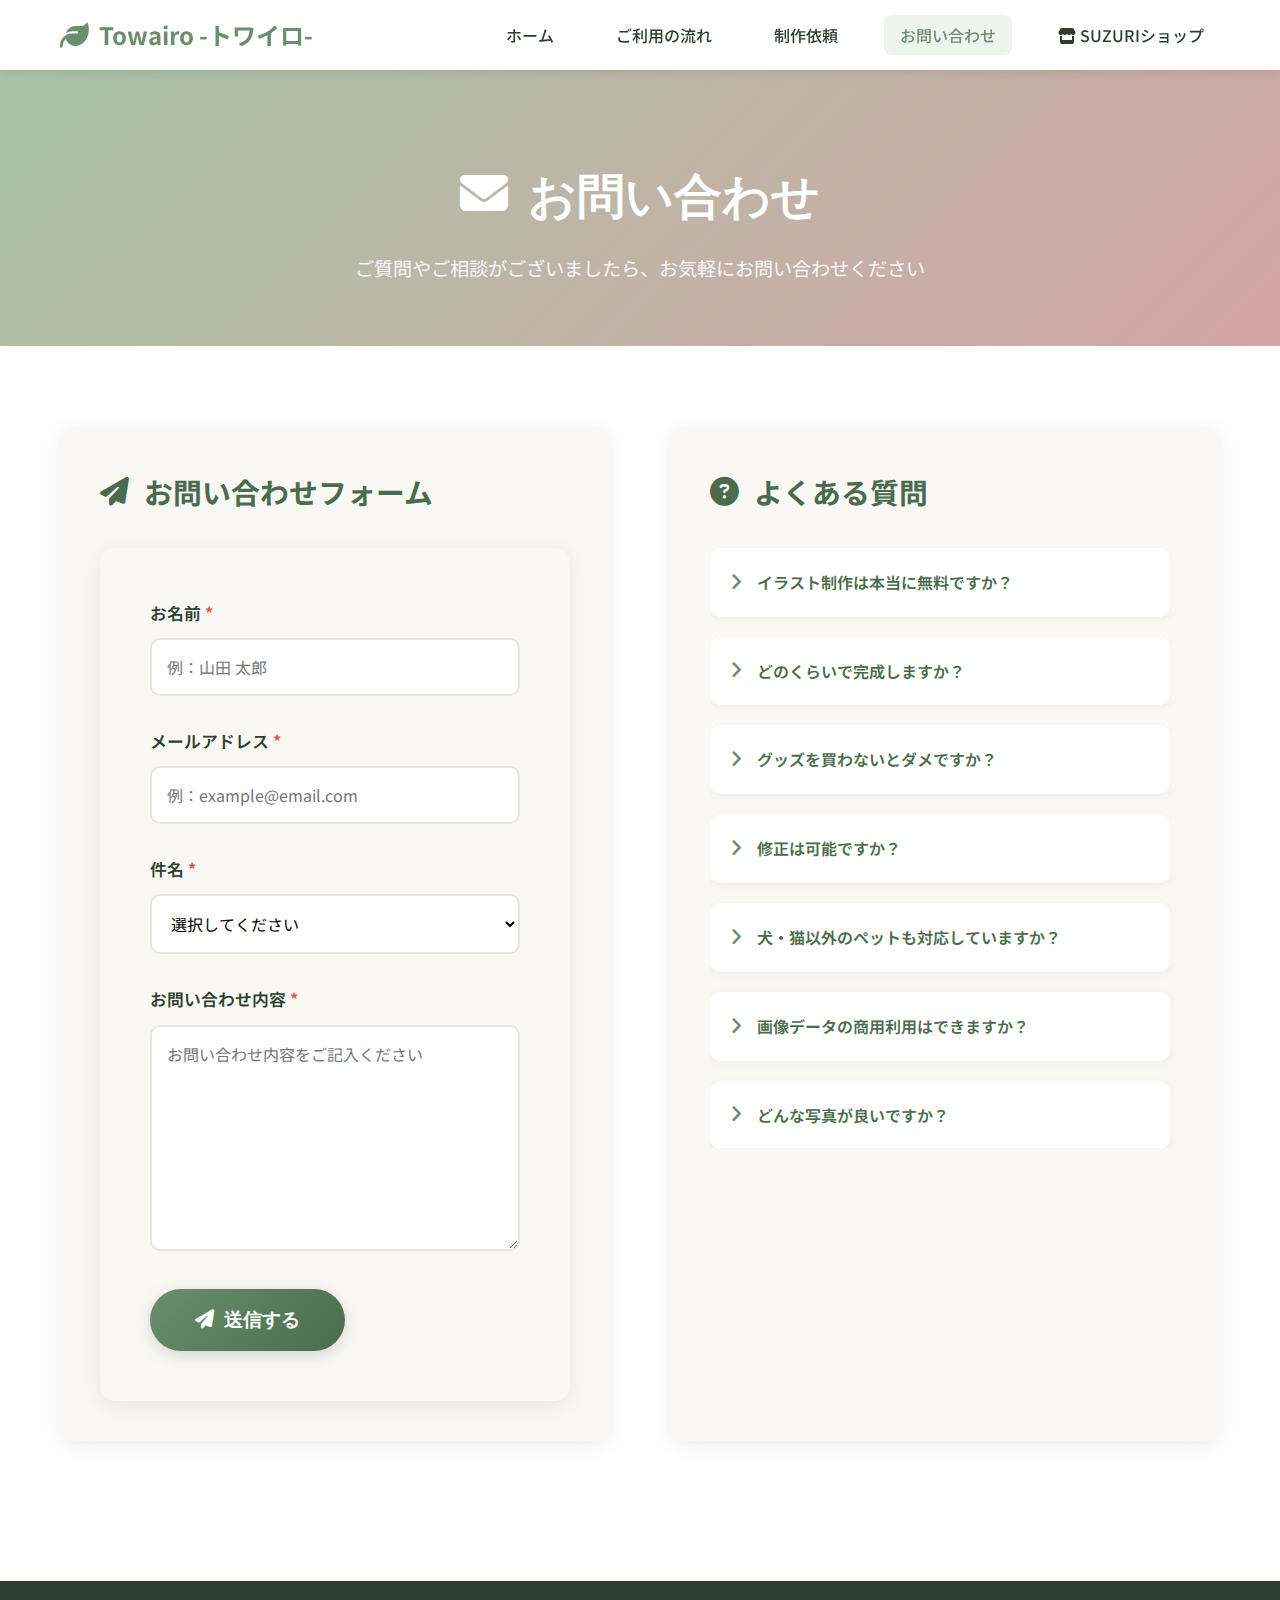
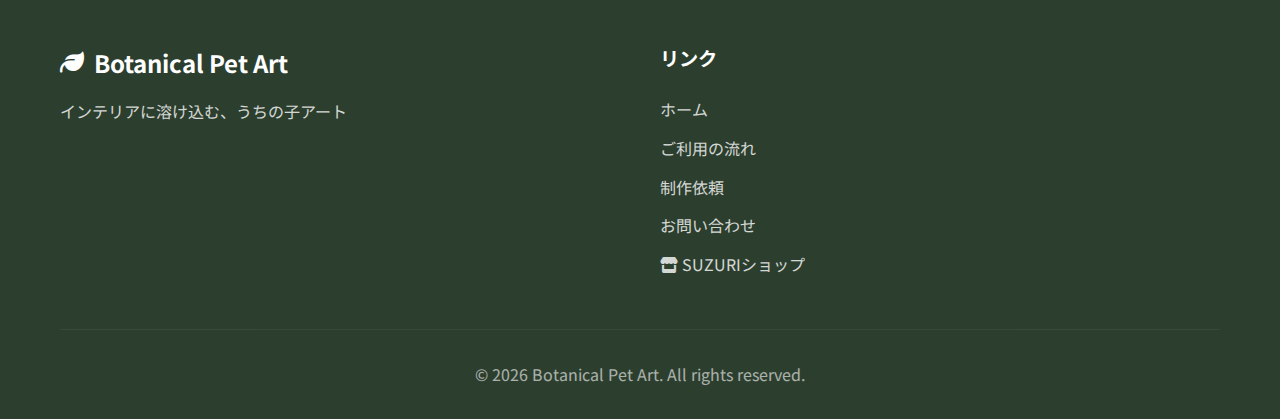
<file: contact.html>
<!DOCTYPE html>
<html lang="ja">
<head>
    <meta charset="UTF-8">
    <meta name="viewport" content="width=device-width, initial-scale=1.0">
    <title>お問い合わせ - Towairo -トワイロ-</title>
    <link rel="stylesheet" href="css/style.css">
    <link rel="preconnect" href="https://fonts.googleapis.com">
    <link rel="preconnect" href="https://fonts.gstatic.com" crossorigin>
    <link href="https://fonts.googleapis.com/css2?family=Noto+Sans+JP:wght@300;400;500;700&family=Playfair+Display:wght@400;600&display=swap" rel="stylesheet">
    <link rel="stylesheet" href="https://cdn.jsdelivr.net/npm/@fortawesome/fontawesome-free@6.4.0/css/all.min.css">
</head>
<body>
    <!-- ヘッダー＆ナビゲーション -->
    <header class="header">
        <nav class="navbar">
            <div class="nav-container">
                <a href="index.html" class="logo">
                    <i class="fas fa-leaf"></i>
                    <span>Towairo -トワイロ-</span>
                </a>
                <button class="menu-toggle" id="menuToggle">
                    <span></span>
                    <span></span>
                    <span></span>
                </button>
                <ul class="nav-menu" id="navMenu">
                    <li><a href="index.html">ホーム</a></li>
                    <li><a href="flow.html">ご利用の流れ</a></li>
                    <li><a href="terms.html">制作依頼</a></li>
                    <li><a href="contact.html" class="active">お問い合わせ</a></li>
                    <li><a href="https://suzuri.jp/YOUR_SHOP_NAME" target="_blank" rel="noopener noreferrer" class="shop-link">
                        <i class="fas fa-store"></i>
                        SUZURIショップ
                    </a></li>
                </ul>
            </div>
        </nav>
    </header>

    <!-- ページヘッダー -->
    <section class="page-header">
        <div class="container">
            <h1>
                <i class="fas fa-envelope"></i>
                お問い合わせ
            </h1>
            <p>ご質問やご相談がございましたら、お気軽にお問い合わせください</p>
        </div>
    </section>

    <!-- お問い合わせセクション -->
    <section class="contact-section">
        <div class="container">
            <div class="contact-grid">
                <!-- お問い合わせフォーム -->
                <div class="contact-form-wrapper">
                    <h2><i class="fas fa-paper-plane"></i> お問い合わせフォーム</h2>
                    <form id="contactForm" class="contact-form">
                        <div class="form-group">
                            <label for="contactName" class="required">お名前</label>
                            <input type="text" id="contactName" name="contactName" required placeholder="例：山田 太郎">
                        </div>

                        <div class="form-group">
                            <label for="contactEmail" class="required">メールアドレス</label>
                            <input type="email" id="contactEmail" name="contactEmail" required placeholder="例：example@email.com">
                        </div>

                        <div class="form-group">
                            <label for="contactSubject" class="required">件名</label>
                            <select id="contactSubject" name="contactSubject" required>
                                <option value="">選択してください</option>
                                <option value="制作依頼について">制作依頼について</option>
                                <option value="制作進捗の確認">制作進捗の確認</option>
                                <option value="グッズについて">グッズについて</option>
                                <option value="画像データについて">画像データについて</option>
                                <option value="その他">その他</option>
                            </select>
                        </div>

                        <div class="form-group">
                            <label for="contactMessage" class="required">お問い合わせ内容</label>
                            <textarea id="contactMessage" name="contactMessage" rows="8" required placeholder="お問い合わせ内容をご記入ください"></textarea>
                        </div>

                        <button type="submit" class="cta-button large">
                            <i class="fas fa-paper-plane"></i>
                            送信する
                        </button>
                    </form>

                    <!-- 送信完了メッセージ -->
                    <div id="contactSuccessMessage" class="success-message" style="display: none;">
                        <div class="success-icon">
                            <i class="fas fa-check-circle"></i>
                        </div>
                        <h3>送信完了しました！</h3>
                        <p>お問い合わせありがとうございます。<br>確認次第ご返信させていただきます。</p>
                        <button class="cta-button" onclick="location.reload()">
                            <i class="fas fa-redo"></i>
                            新規お問い合わせ
                        </button>
                    </div>
                </div>

                <!-- よくある質問 -->
                <div class="faq-wrapper">
                    <h2><i class="fas fa-question-circle"></i> よくある質問</h2>
                    <div class="faq-list">
                        <div class="faq-item">
                            <div class="faq-question">
                                <i class="fas fa-angle-right"></i>
                                <span>イラスト制作は本当に無料ですか？</span>
                            </div>
                            <div class="faq-answer">
                                <p>はい、現在は完全無料で制作しております。費用が発生するのは、完成したアートをグッズとしてご購入いただく場合のみです。</p>
                            </div>
                        </div>

                        <div class="faq-item">
                            <div class="faq-question">
                                <i class="fas fa-angle-right"></i>
                                <span>どのくらいで完成しますか？</span>
                            </div>
                            <div class="faq-answer">
                                <p>通常1〜5営業日でイラストが完成します。繁忙期はそれ以上のお時間がかかる場合がございますので、予めご了承ください。</p>
                            </div>
                        </div>

                        <div class="faq-item">
                            <div class="faq-question">
                                <i class="fas fa-angle-right"></i>
                                <span>グッズを買わないとダメですか？</span>
                            </div>
                            <div class="faq-answer">
                                <p>購入義務はございません。ただし、イラストデータの納品は、グッズを1点以上ご購入いただいた方への特典となります。</p>
                            </div>
                        </div>

                        <div class="faq-item">
                            <div class="faq-question">
                                <i class="fas fa-angle-right"></i>
                                <span>修正は可能ですか？</span>
                            </div>
                            <div class="faq-answer">
                                <p>はい、完成後1回まで無料で修正対応いたします。修正には1〜3営業日程度お時間をいただきます。</p>
                            </div>
                        </div>

                        <div class="faq-item">
                            <div class="faq-question">
                                <i class="fas fa-angle-right"></i>
                                <span>犬・猫以外のペットも対応していますか？</span>
                            </div>
                            <div class="faq-answer">
                                <p>うさぎ、ハムスター、フェレット、モルモットなどの小動物や鳥類も対応可能です。爬虫類・両生類はご相談ください。</p>
                            </div>
                        </div>

                        <div class="faq-item">
                            <div class="faq-question">
                                <i class="fas fa-angle-right"></i>
                                <span>画像データの商用利用はできますか？</span>
                            </div>
                            <div class="faq-answer">
                                <p>商用利用・二次配布は禁止させていただいております。個人利用（SNS投稿、スマホ壁紙など）の範囲でご使用ください。</p>
                            </div>
                        </div>

                        <div class="faq-item">
                            <div class="faq-question">
                                <i class="fas fa-angle-right"></i>
                                <span>どんな写真が良いですか？</span>
                            </div>
                            <div class="faq-answer">
                                <p>明るく、顔がはっきり写っている写真が最適です。正面または斜め前からの角度を推奨しています。複数枚あると特徴を捉えやすくなります。</p>
                            </div>
                        </div>
                    </div>
                </div>
            </div>
        </div>
    </section>

    <!-- フッター -->
    <footer class="footer">
        <div class="container">
            <div class="footer-content">
                <div class="footer-brand">
                    <h3>
                        <i class="fas fa-leaf"></i>
                        Botanical Pet Art
                    </h3>
                    <p>インテリアに溶け込む、うちの子アート</p>
                </div>
                <div class="footer-links">
                    <h4>リンク</h4>
                    <ul>
                        <li><a href="index.html">ホーム</a></li>
                        <li><a href="flow.html">ご利用の流れ</a></li>
                        <li><a href="terms.html">制作依頼</a></li>
                        <li><a href="contact.html">お問い合わせ</a></li>
                    <li><a href="https://suzuri.jp/Towairo" target="_blank" rel="noopener noreferrer" class="shop-link">
                        <i class="fas fa-store"></i>
                        SUZURIショップ
                    </a></li>
                    </ul>
                </div>
            </div>
            <div class="footer-bottom">
                <p>&copy; 2026 Botanical Pet Art. All rights reserved.</p>
            </div>
        </div>
    </footer>

    <script src="js/main.js"></script>
</body>
</html>
</file>
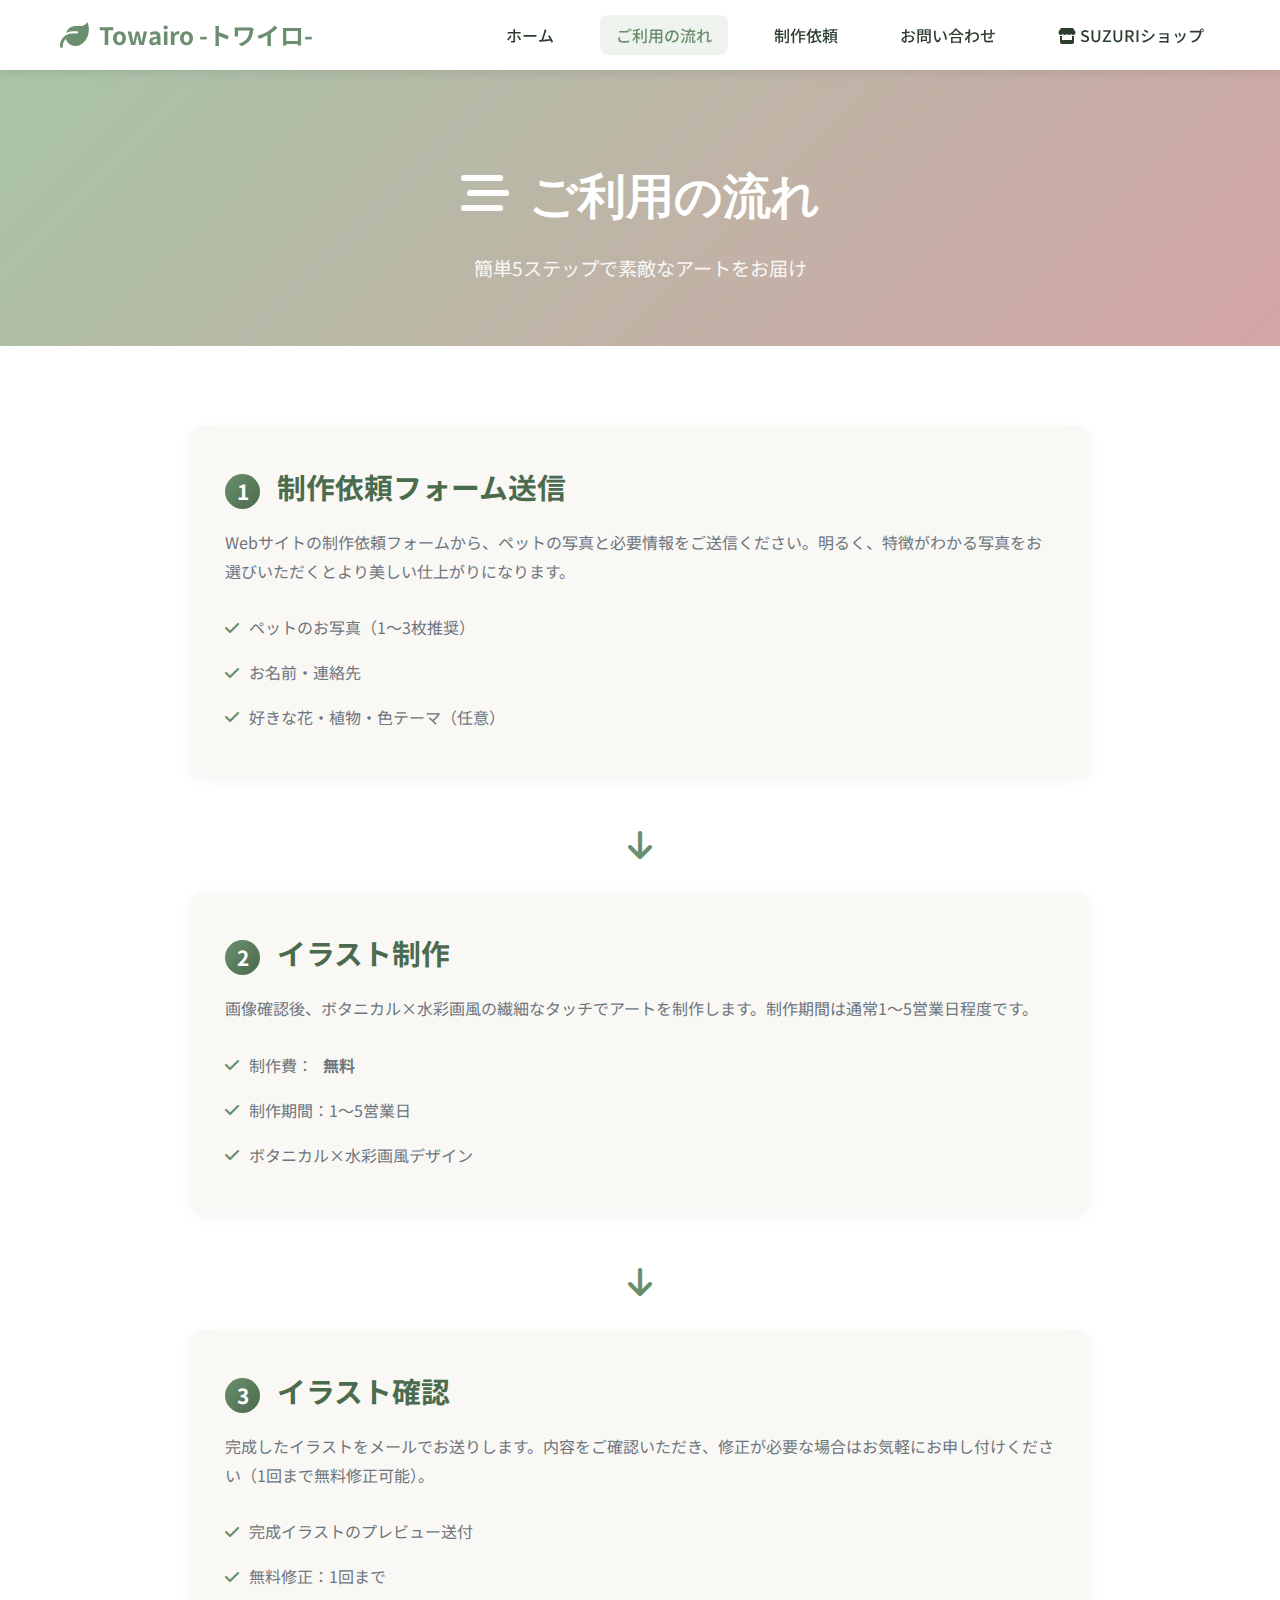
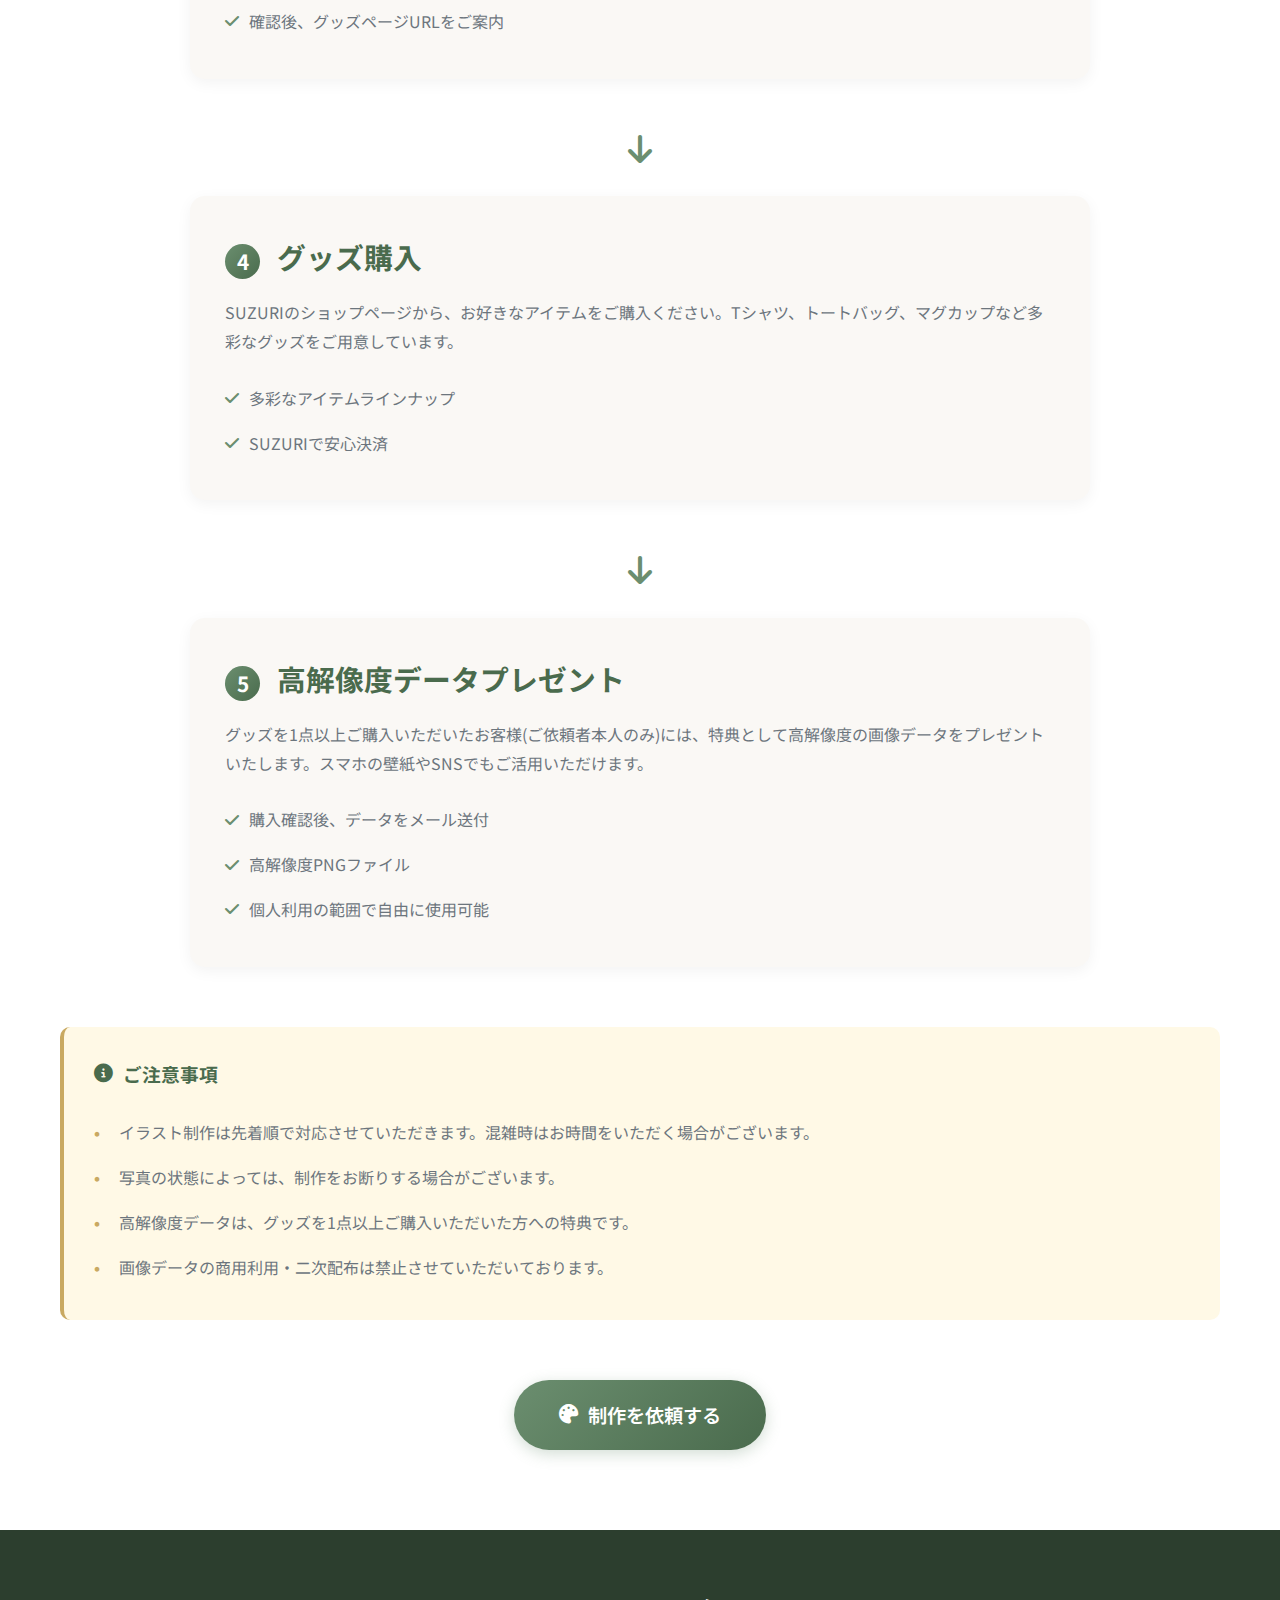
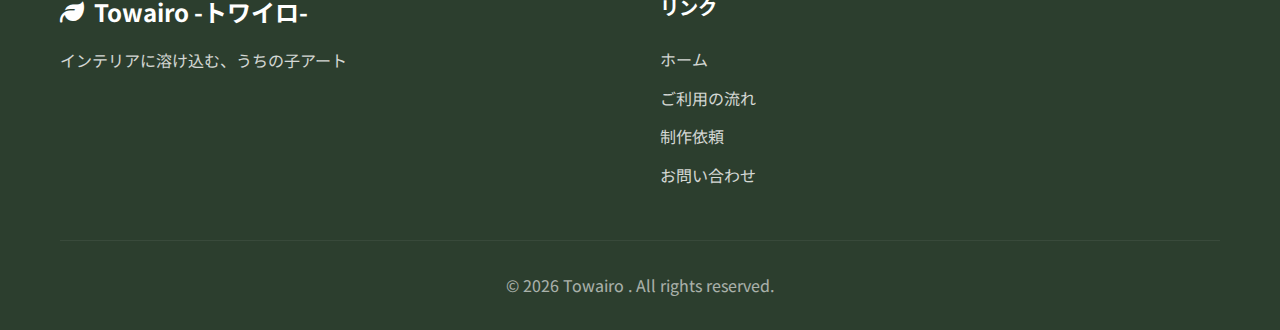
<file: flow.html>
<!DOCTYPE html>
<html lang="ja">
<head>
    <meta charset="UTF-8">
    <meta name="viewport" content="width=device-width, initial-scale=1.0">
    <title>ご利用の流れ - Towairo -トワイロ-</title>
    <link rel="stylesheet" href="css/style.css">
    <link rel="preconnect" href="https://fonts.googleapis.com">
    <link rel="preconnect" href="https://fonts.gstatic.com" crossorigin>
    <link href="https://fonts.googleapis.com/css2?family=Noto+Sans+JP:wght@300;400;500;700&family=Playfair+Display:wght@400;600&display=swap" rel="stylesheet">
    <link rel="stylesheet" href="https://cdn.jsdelivr.net/npm/@fortawesome/fontawesome-free@6.4.0/css/all.min.css">
</head>
<body>
    <!-- ヘッダー＆ナビゲーション -->
    <header class="header">
        <nav class="navbar">
            <div class="nav-container">
                <a href="index.html" class="logo">
                    <i class="fas fa-leaf"></i>
                    <span>Towairo -トワイロ-</span>
                </a>
                <button class="menu-toggle" id="menuToggle">
                    <span></span>
                    <span></span>
                    <span></span>
                </button>
                <ul class="nav-menu" id="navMenu">
                    <li><a href="index.html">ホーム</a></li>
                    <li><a href="flow.html" class="active">ご利用の流れ</a></li>
                    <li><a href="terms.html">制作依頼</a></li>
                    <li><a href="contact.html">お問い合わせ</a></li>
                    <li><a href="https://suzuri.jp/YOUR_SHOP_NAME" target="_blank" rel="noopener noreferrer" class="shop-link">
                        <i class="fas fa-store"></i>
                        SUZURIショップ
                    </a></li>
                </ul>
            </div>
        </nav>
    </header>

    <!-- ページヘッダー -->
    <section class="page-header">
        <div class="container">
            <h1>
                <i class="fas fa-stream"></i>
                ご利用の流れ
            </h1>
            <p>簡単5ステップで素敵なアートをお届け</p>
        </div>
    </section>

    <!-- フローセクション -->
    <section class="flow-section">
        <div class="container">
            <div class="flow-steps">
                <!-- Step 1 -->
                <div class="flow-step">
                    <div class="step-content">
                        <h3><span class="step-number-inline">1</span> 制作依頼フォーム送信</h3>
                        <p>Webサイトの制作依頼フォームから、ペットの写真と必要情報をご送信ください。明るく、特徴がわかる写真をお選びいただくとより美しい仕上がりになります。</p>
                        <ul class="step-details">
                            <li><i class="fas fa-check"></i>ペットのお写真（1〜3枚推奨）</li>
                            <li><i class="fas fa-check"></i>お名前・連絡先</li>
                            <li><i class="fas fa-check"></i>好きな花・植物・色テーマ（任意）</li>
                        </ul>
                    </div>
                </div>

                <div class="flow-arrow">
                    <i class="fas fa-arrow-down"></i>
                </div>

                <!-- Step 2 -->
                <div class="flow-step">
                    <div class="step-content">
                        <h3><span class="step-number-inline">2</span> イラスト制作</h3>
                        <p>画像確認後、ボタニカル×水彩画風の繊細なタッチでアートを制作します。制作期間は通常1〜5営業日程度です。</p>
                        <ul class="step-details">
                            <li><i class="fas fa-check"></i>制作費：<strong>無料</strong></li>
                            <li><i class="fas fa-check"></i>制作期間：1〜5営業日</li>
                            <li><i class="fas fa-check"></i>ボタニカル×水彩画風デザイン</li>
                        </ul>
                    </div>
                </div>

                <div class="flow-arrow">
                    <i class="fas fa-arrow-down"></i>
                </div>

                <!-- Step 3 -->
                <div class="flow-step">
                    <div class="step-content">
                        <h3><span class="step-number-inline">3</span> イラスト確認</h3>
                        <p>完成したイラストをメールでお送りします。内容をご確認いただき、修正が必要な場合はお気軽にお申し付けください（1回まで無料修正可能）。</p>
                        <ul class="step-details">
                            <li><i class="fas fa-check"></i>完成イラストのプレビュー送付</li>
                            <li><i class="fas fa-check"></i>無料修正：1回まで</li>
                            <li><i class="fas fa-check"></i>確認後、グッズページURLをご案内</li>
                        </ul>
                    </div>
                </div>

                <div class="flow-arrow">
                    <i class="fas fa-arrow-down"></i>
                </div>

                <!-- Step 4 -->
                <div class="flow-step">
                    <div class="step-content">
                        <h3><span class="step-number-inline">4</span> グッズ購入</h3>
                        <p>SUZURIのショップページから、お好きなアイテムをご購入ください。Tシャツ、トートバッグ、マグカップなど多彩なグッズをご用意しています。</p>
                        <ul class="step-details">
                            <li><i class="fas fa-check"></i>多彩なアイテムラインナップ</li>
                            <li><i class="fas fa-check"></i>SUZURIで安心決済</li>
                        </ul>
                    </div>
                </div>

                <div class="flow-arrow">
                    <i class="fas fa-arrow-down"></i>
                </div>

                <!-- Step 5 -->
                <div class="flow-step">
                    <div class="step-content">
                        <h3><span class="step-number-inline">5</span> 高解像度データプレゼント</h3>
                        <p>グッズを1点以上ご購入いただいたお客様(ご依頼者本人のみ)には、特典として高解像度の画像データをプレゼントいたします。スマホの壁紙やSNSでもご活用いただけます。</p>
                        <ul class="step-details">
                            <li><i class="fas fa-check"></i>購入確認後、データをメール送付</li>
                            <li><i class="fas fa-check"></i>高解像度PNGファイル</li>
                            <li><i class="fas fa-check"></i>個人利用の範囲で自由に使用可能</li>
                        </ul>
                    </div>
                </div>
            </div>

            <!-- 注意事項 -->
            <div class="flow-notes">
                <h3><i class="fas fa-info-circle"></i> ご注意事項</h3>
                <ul>
                    <li>イラスト制作は先着順で対応させていただきます。混雑時はお時間をいただく場合がございます。</li>
                    <li>写真の状態によっては、制作をお断りする場合がございます。</li>
                    <li>高解像度データは、グッズを1点以上ご購入いただいた方への特典です。</li>
                    <li>画像データの商用利用・二次配布は禁止させていただいております。</li>
                </ul>
            </div>

            <!-- CTAボタン -->
            <div class="flow-cta">
                <a href="terms.html" class="cta-button large">
                    <i class="fas fa-palette"></i>
                    制作を依頼する
                </a>
            </div>
        </div>
    </section>

    <!-- フッター -->
    <footer class="footer">
        <div class="container">
            <div class="footer-content">
                <div class="footer-brand">
                    <h3>
                        <i class="fas fa-leaf"></i>
                        Towairo -トワイロ-
                    </h3>
                    <p>インテリアに溶け込む、うちの子アート</p>
                </div>
                <div class="footer-links">
                    <h4>リンク</h4>
                    <ul>
                        <li><a href="index.html">ホーム</a></li>
                        <li><a href="flow.html">ご利用の流れ</a></li>
                        <li><a href="terms.html">制作依頼</a></li>
                        <li><a href="contact.html">お問い合わせ</a></li>
                    </ul>
                </div>
            </div>
            <div class="footer-bottom">
                <p>&copy; 2026 Towairo . All rights reserved.</p>
            </div>
        </div>
    </footer>

    <script src="js/main.js"></script>
</body>
</html>
</file>
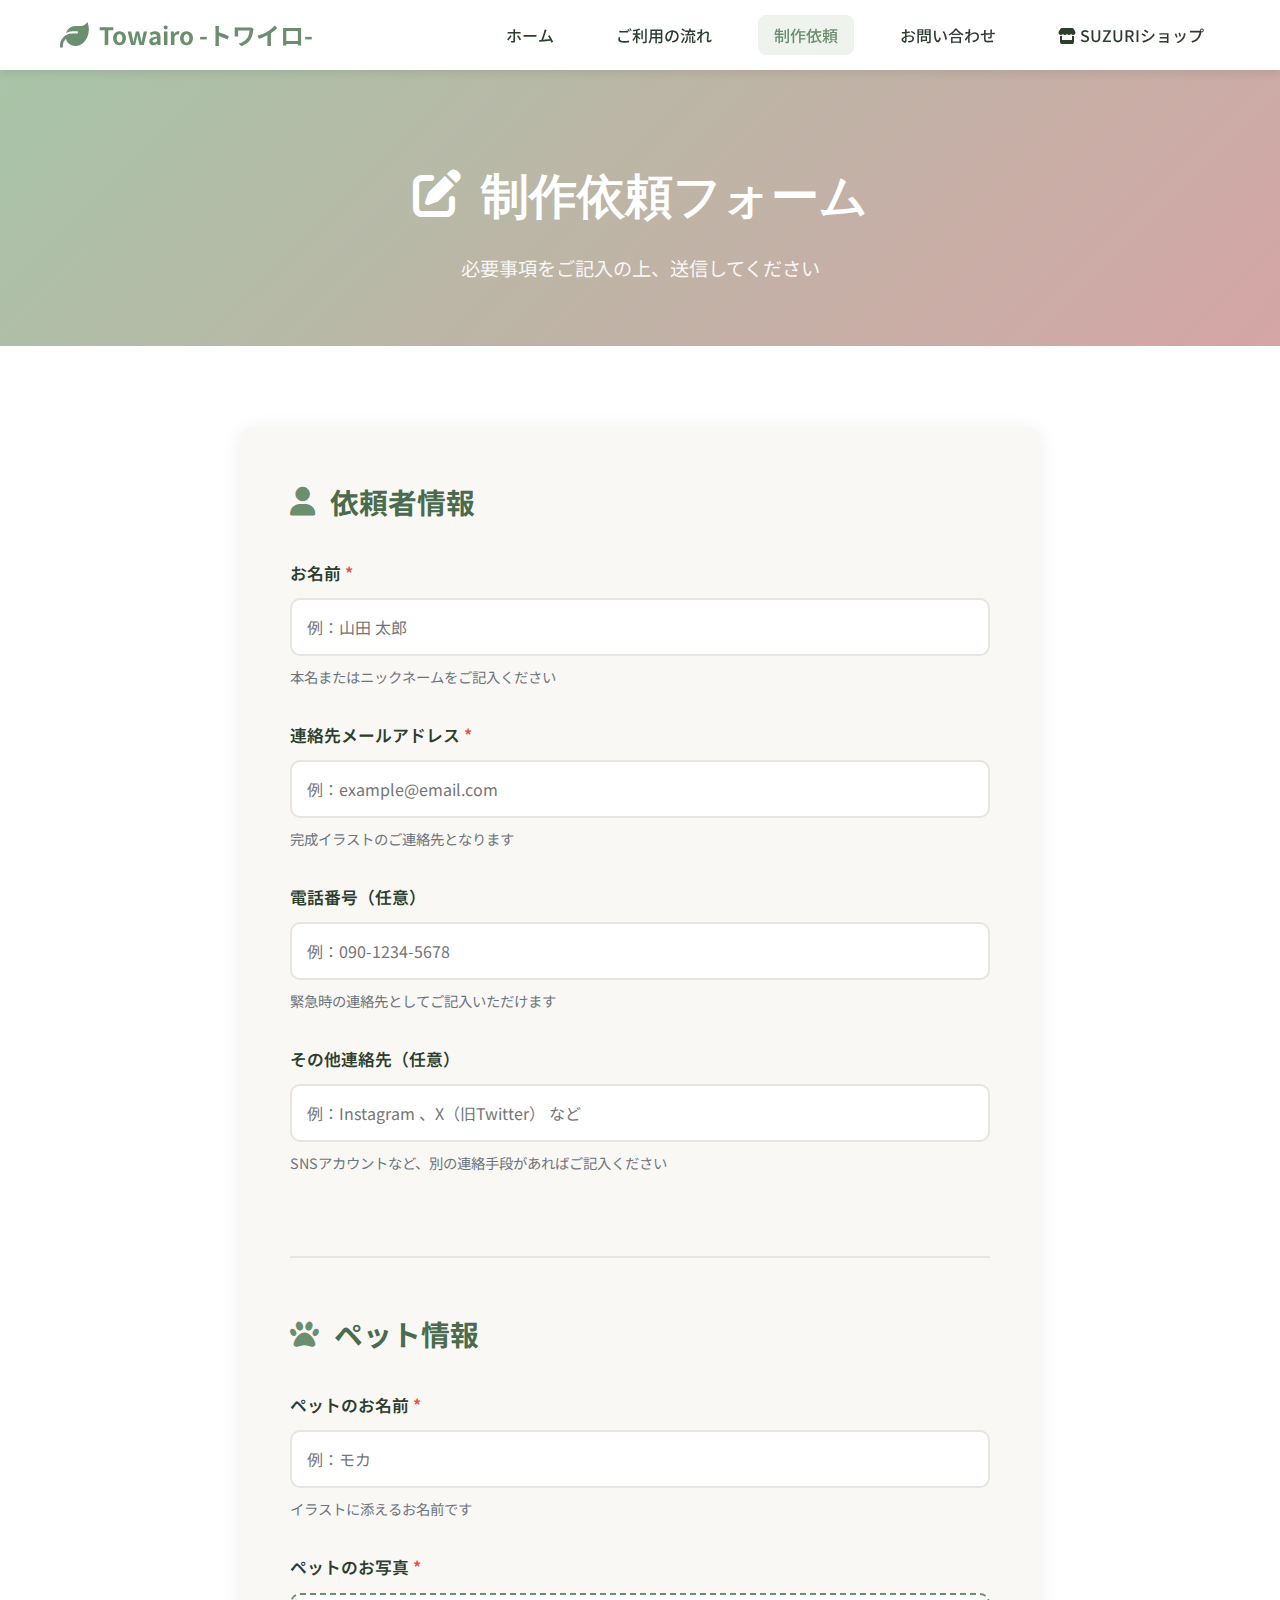
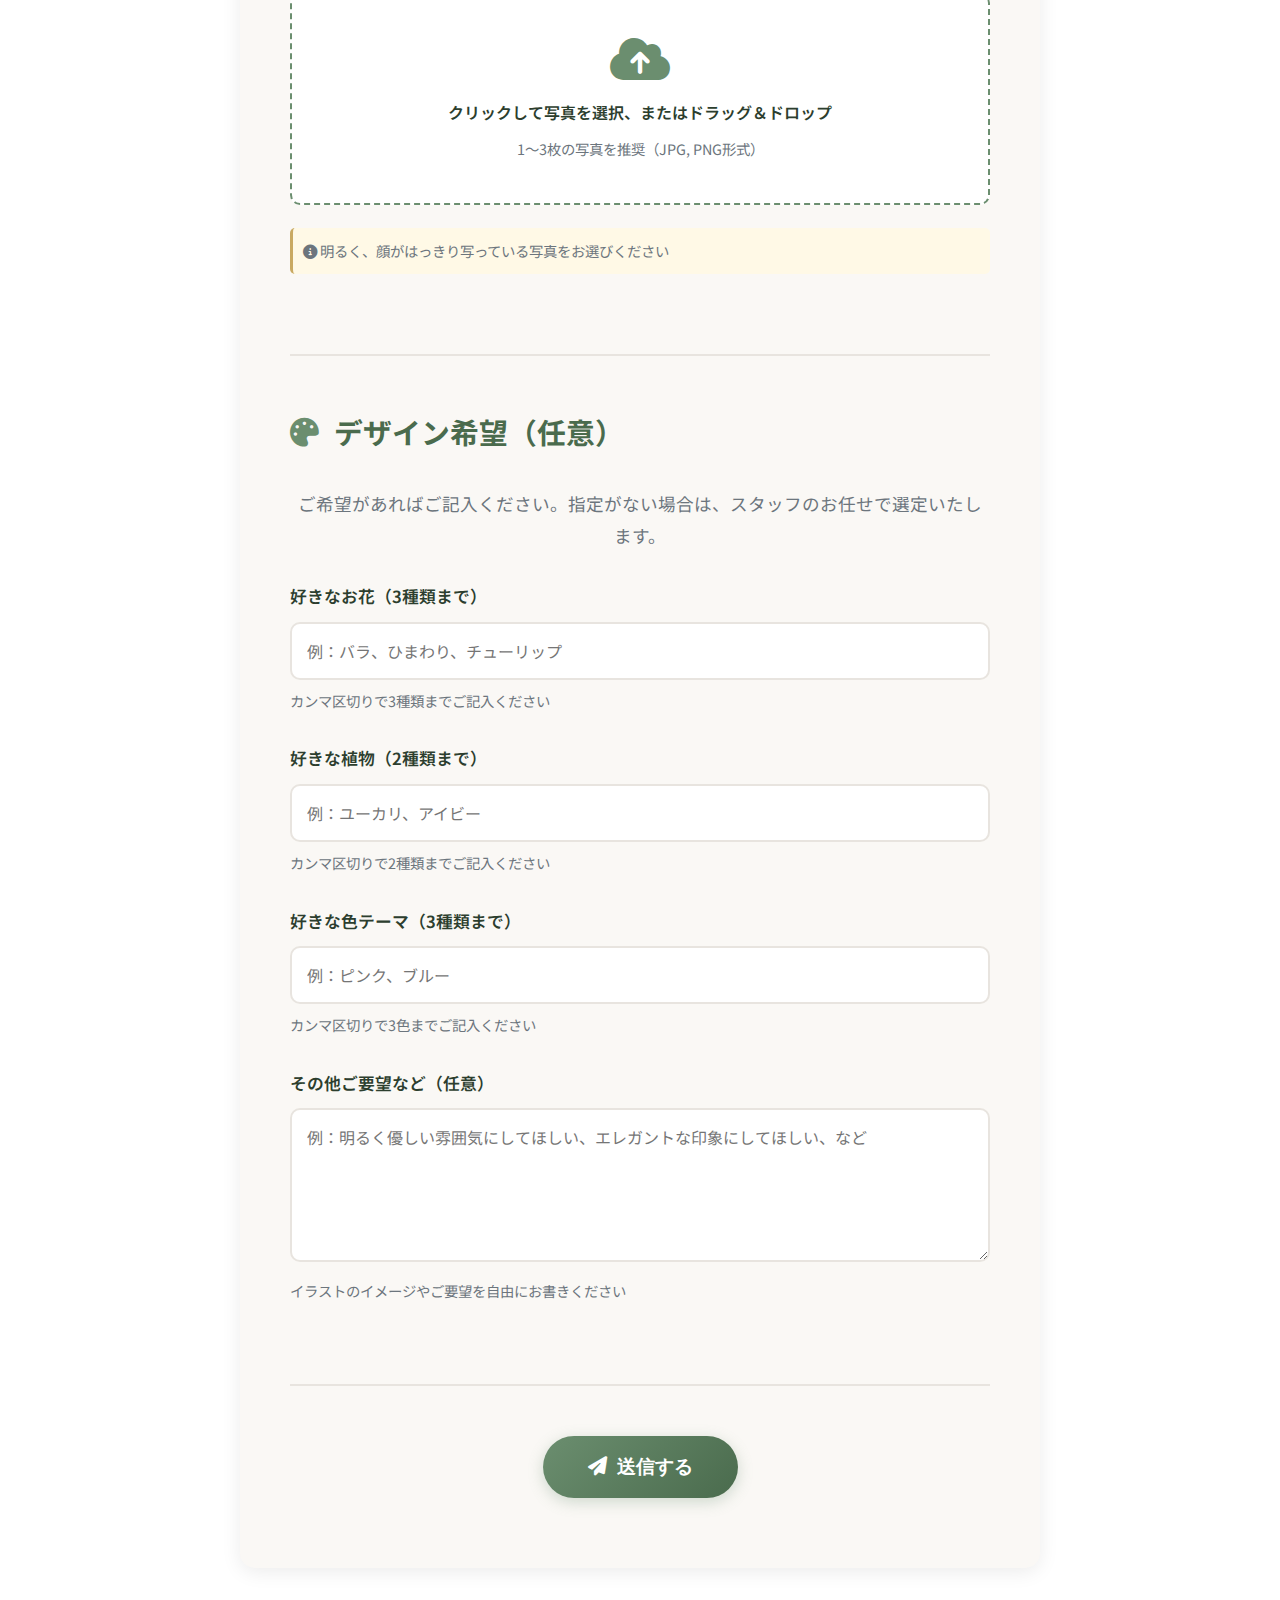
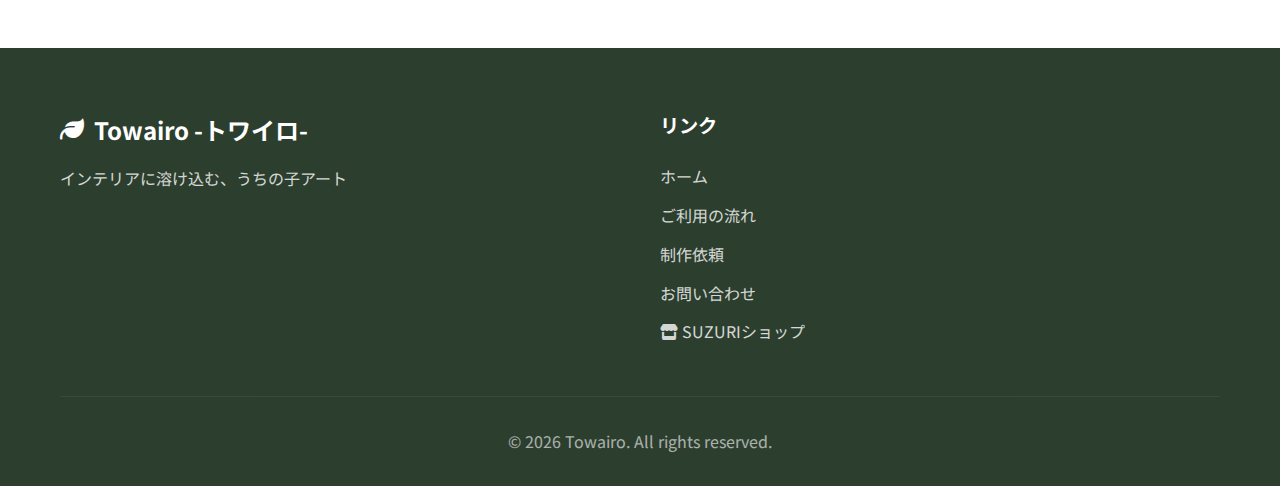
<file: request.html>
<!DOCTYPE html>
<html lang="ja">
<head>
    <meta charset="UTF-8">
    <meta name="viewport" content="width=device-width, initial-scale=1.0">
    <title>制作依頼フォーム - Towairo -トワイロ-</title>
    <link rel="stylesheet" href="css/style.css">
    <link rel="preconnect" href="https://fonts.googleapis.com">
    <link rel="preconnect" href="https://fonts.gstatic.com" crossorigin>
    <link href="https://fonts.googleapis.com/css2?family=Noto+Sans+JP:wght@300;400;500;700&family=Playfair+Display:wght@400;600&display=swap" rel="stylesheet">
    <link rel="stylesheet" href="https://cdn.jsdelivr.net/npm/@fortawesome/fontawesome-free@6.4.0/css/all.min.css">
</head>
<body>
    <!-- ヘッダー＆ナビゲーション -->
    <header class="header">
        <nav class="navbar">
            <div class="nav-container">
                <a href="index.html" class="logo">
                    <i class="fas fa-leaf"></i>
                    <span>Towairo -トワイロ-</span>
                </a>
                <button class="menu-toggle" id="menuToggle">
                    <span></span>
                    <span></span>
                    <span></span>
                </button>
                <ul class="nav-menu" id="navMenu">
                    <li><a href="index.html">ホーム</a></li>
                    <li><a href="flow.html">ご利用の流れ</a></li>
                    <li><a href="terms.html" class="active">制作依頼</a></li>
                    <li><a href="contact.html">お問い合わせ</a></li>
                    <li><a href="https://suzuri.jp/Towairo" target="_blank" rel="noopener noreferrer" class="shop-link">
                        <i class="fas fa-store"></i>
                        SUZURIショップ
                    </a></li>
                </ul>
            </div>
        </nav>
    </header>

    <!-- ページヘッダー -->
    <section class="page-header">
        <div class="container">
            <h1>
                <i class="fas fa-edit"></i>
                制作依頼フォーム
            </h1>
            <p>必要事項をご記入の上、送信してください</p>
        </div>
    </section>

    <!-- フォームセクション -->
    <section class="form-section">
        <div class="container">
            <div class="form-container">
                <form id="requestForm" class="request-form">
                    <!-- 依頼者情報 -->
                    <div class="form-group-section">
                        <h3 class="section-heading">
                            <i class="fas fa-user"></i>
                            依頼者情報
                        </h3>

                        <div class="form-group">
                            <label for="name" class="required">お名前</label>
                            <input type="text" id="name" name="name" required placeholder="例：山田 太郎">
                            <p class="input-note">本名またはニックネームをご記入ください</p>
                        </div>

                        <div class="form-group">
                            <label for="email" class="required">連絡先メールアドレス</label>
                            <input type="email" id="email" name="email" required placeholder="例：example@email.com">
                            <p class="input-note">完成イラストのご連絡先となります</p>
                        </div>

                        <div class="form-group">
                            <label for="phone">電話番号（任意）</label>
                            <input type="tel" id="phone" name="phone" placeholder="例：090-1234-5678">
                            <p class="input-note">緊急時の連絡先としてご記入いただけます</p>
                        </div>

                        <div class="form-group">
                            <label for="otherContact">その他連絡先（任意）</label>
                            <input type="text" id="otherContact" name="otherContact" placeholder="例：Instagram 、X（旧Twitter） など">
                            <p class="input-note">SNSアカウントなど、別の連絡手段があればご記入ください</p>
                        </div>
                    </div>

                    <!-- ペット情報 -->
                    <div class="form-group-section">
                        <h3 class="section-heading">
                            <i class="fas fa-paw"></i>
                            ペット情報
                        </h3>

                        <div class="form-group">
                            <label for="petName" class="required">ペットのお名前</label>
                            <input type="text" id="petName" name="petName" required placeholder="例：モカ">
                            <p class="input-note">イラストに添えるお名前です</p>
                        </div>

                        <div class="form-group">
                            <label for="petPhotos" class="required">ペットのお写真</label>
                            <input type="file" id="petPhotos" name="petPhotos" accept="image/*" multiple required>
                            <div class="file-upload-area" id="fileUploadArea">
                                <i class="fas fa-cloud-upload-alt"></i>
                                <p>クリックして写真を選択、またはドラッグ＆ドロップ</p>
                                <span>1〜3枚の写真を推奨（JPG, PNG形式）</span>
                            </div>
                            <div id="filePreview" class="file-preview"></div>
                            <p class="input-note important">
                                <i class="fas fa-info-circle"></i>
                                明るく、顔がはっきり写っている写真をお選びください
                            </p>
                        </div>
                    </div>

                    <!-- デザイン希望 -->
                    <div class="form-group-section">
                        <h3 class="section-heading">
                            <i class="fas fa-palette"></i>
                            デザイン希望（任意）
                        </h3>
                        <p class="section-description">ご希望があればご記入ください。指定がない場合は、スタッフのお任せで選定いたします。</p>

                        <div class="form-group">
                            <label for="flowers">好きなお花（3種類まで）</label>
                            <input type="text" id="flowers" name="flowers" placeholder="例：バラ、ひまわり、チューリップ">
                            <p class="input-note">カンマ区切りで3種類までご記入ください</p>
                        </div>

                        <div class="form-group">
                            <label for="plants">好きな植物（2種類まで）</label>
                            <input type="text" id="plants" name="plants" placeholder="例：ユーカリ、アイビー">
                            <p class="input-note">カンマ区切りで2種類までご記入ください</p>
                        </div>

                        <div class="form-group">
                            <label for="colors">好きな色テーマ（3種類まで）</label>
                            <input type="text" id="colors" name="colors" placeholder="例：ピンク、ブルー">
                            <p class="input-note">カンマ区切りで3色までご記入ください</p>
                        </div>

                        <div class="form-group">
                            <label for="requests">その他ご要望など（任意）</label>
                            <textarea id="requests" name="requests" rows="5" placeholder="例：明るく優しい雰囲気にしてほしい、エレガントな印象にしてほしい、など"></textarea>
                            <p class="input-note">イラストのイメージやご要望を自由にお書きください</p>
                        </div>
                    </div>

                    <!-- 送信ボタン -->
                    <div class="form-submit">
                        <button type="submit" class="cta-button large">
                            <i class="fas fa-paper-plane"></i>
                            送信する
                        </button>
                        <p class="submit-note">

                        </p>
                    </div>
                </form>

                <!-- 送信完了メッセージ（非表示） -->
                <div id="successMessage" class="success-message" style="display: none;">
                    <div class="success-icon">
                        <i class="fas fa-check-circle"></i>
                    </div>
                    <h3>送信完了しました！</h3>
                    <p>ご依頼ありがとうございます。<br>内容を確認次第、ご連絡させていただきます。</p>
                    <a href="index.html" class="cta-button">
                        <i class="fas fa-home"></i>
                        トップページへ戻る
                    </a>
                </div>
            </div>
        </div>
    </section>

    <!-- フッター -->
    <footer class="footer">
        <div class="container">
            <div class="footer-content">
                <div class="footer-brand">
                    <h3>
                        <i class="fas fa-leaf"></i>
                        Towairo -トワイロ-
                    </h3>
                    <p>インテリアに溶け込む、うちの子アート</p>
                </div>
                <div class="footer-links">
                    <h4>リンク</h4>
                    <ul>
                        <li><a href="index.html">ホーム</a></li>
                        <li><a href="flow.html">ご利用の流れ</a></li>
                        <li><a href="terms.html">制作依頼</a></li>
                        <li><a href="contact.html">お問い合わせ</a></li>
                    <li><a href="https://suzuri.jp/Towairo" target="_blank" rel="noopener noreferrer" class="shop-link">
                        <i class="fas fa-store"></i>
                        SUZURIショップ
                    </a></li>
                    </ul>
                </div>
            </div>
            <div class="footer-bottom">
                <p>&copy; 2026 Towairo. All rights reserved.</p>
            </div>
        </div>
    </footer>

    <script src="js/main.js"></script>
</body>
</html>
</file>
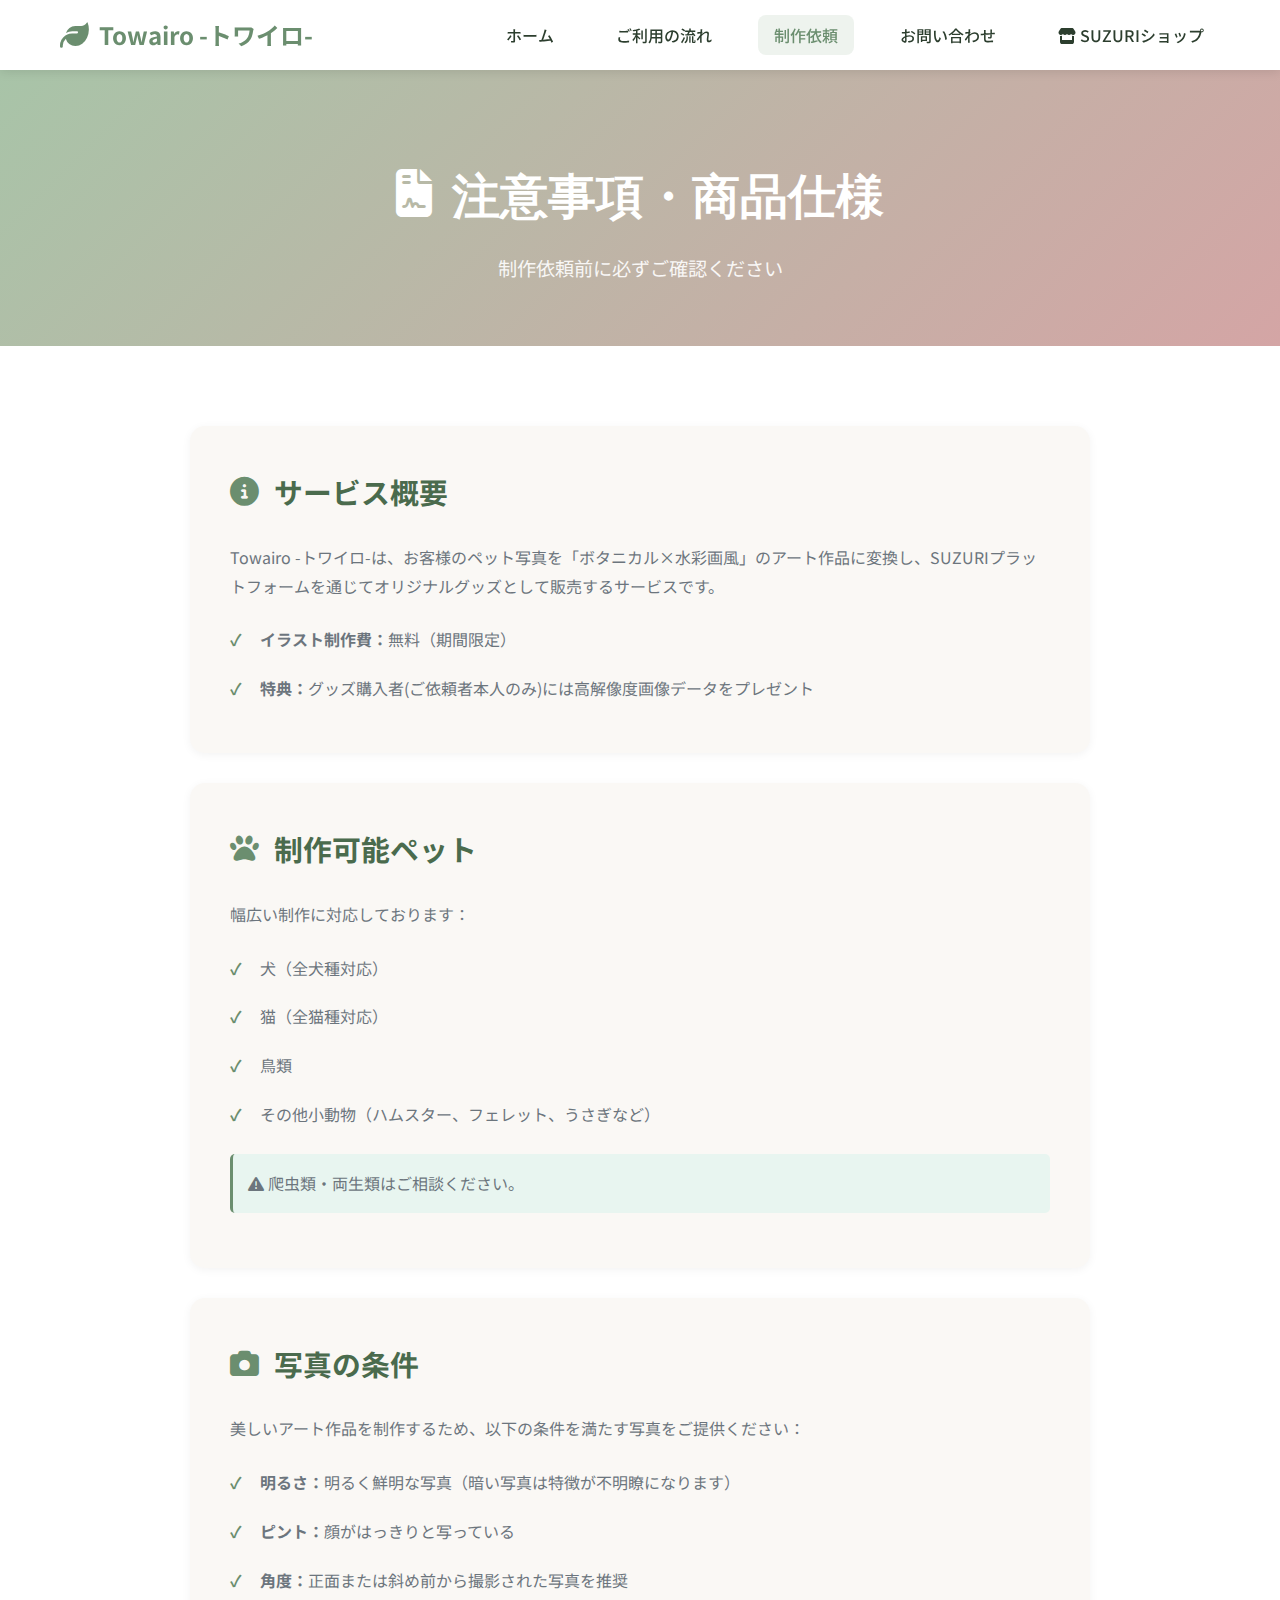
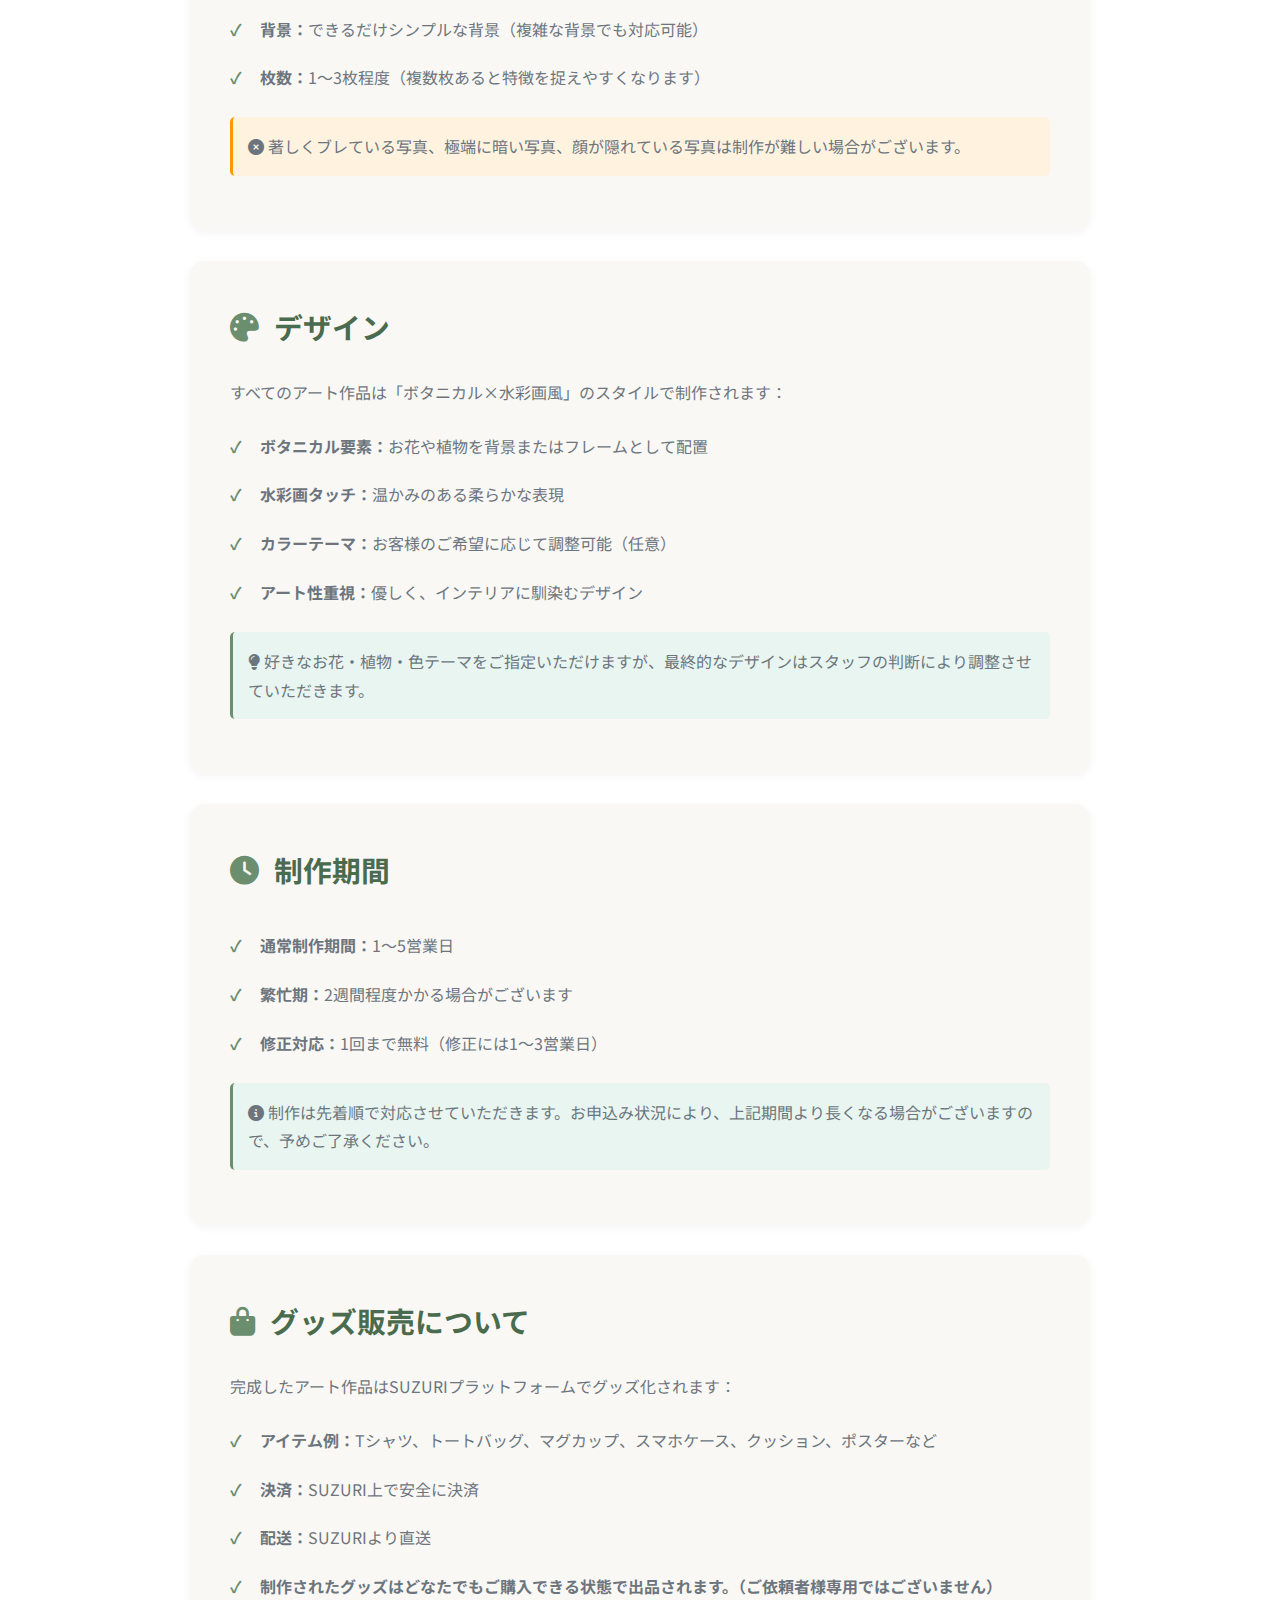
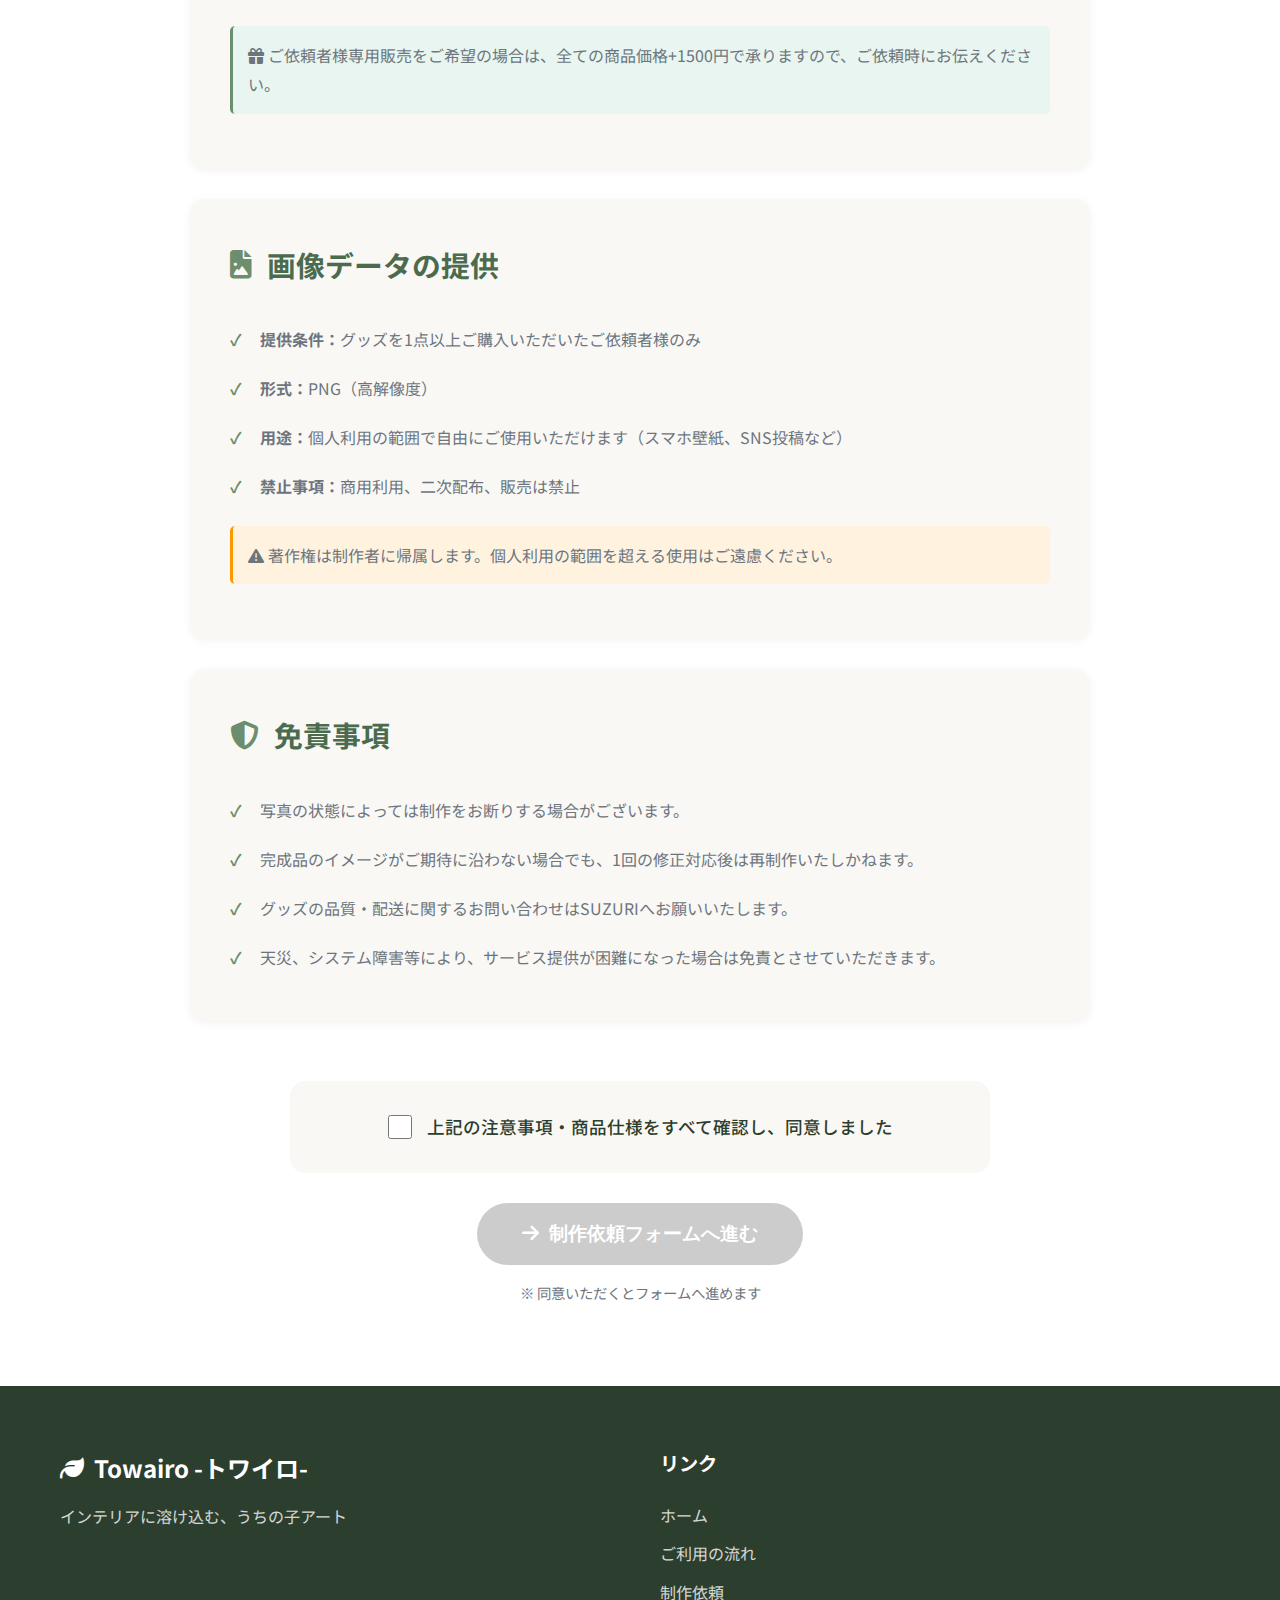
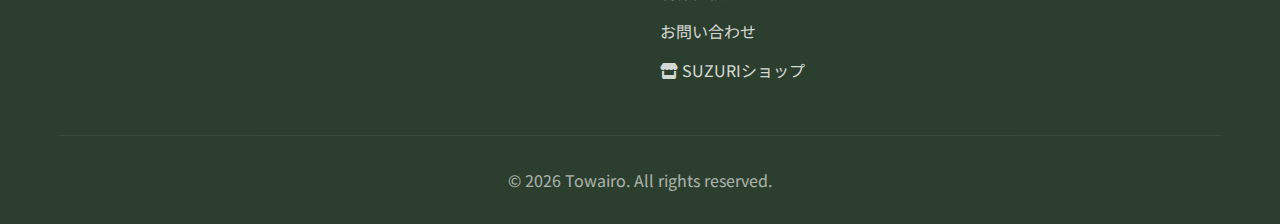
<file: terms.html>
<!DOCTYPE html>
<html lang="ja">
<head>
    <meta charset="UTF-8">
    <meta name="viewport" content="width=device-width, initial-scale=1.0">
    <title>注意事項・商品仕様 - Towairo -トワイロ-</title>
    <link rel="stylesheet" href="css/style.css">
    <link rel="preconnect" href="https://fonts.googleapis.com">
    <link rel="preconnect" href="https://fonts.gstatic.com" crossorigin>
    <link href="https://fonts.googleapis.com/css2?family=Noto+Sans+JP:wght@300;400;500;700&family=Playfair+Display:wght@400;600&display=swap" rel="stylesheet">
    <link rel="stylesheet" href="https://cdn.jsdelivr.net/npm/@fortawesome/fontawesome-free@6.4.0/css/all.min.css">
</head>
<body>
    <!-- ヘッダー＆ナビゲーション -->
    <header class="header">
        <nav class="navbar">
            <div class="nav-container">
                <a href="index.html" class="logo">
                    <i class="fas fa-leaf"></i>
                    <span>Towairo -トワイロ-</span>
                </a>
                <button class="menu-toggle" id="menuToggle">
                    <span></span>
                    <span></span>
                    <span></span>
                </button>
                <ul class="nav-menu" id="navMenu">
                    <li><a href="index.html">ホーム</a></li>
                    <li><a href="flow.html">ご利用の流れ</a></li>
                    <li><a href="terms.html" class="active">制作依頼</a></li>
                    <li><a href="contact.html">お問い合わせ</a></li>
                    <li><a href="https://suzuri.jp/Towairo" target="_blank" rel="noopener noreferrer" class="shop-link">
                        <i class="fas fa-store"></i>
                        SUZURIショップ
                    </a></li>
                </ul>
            </div>
        </nav>
    </header>

    <!-- ページヘッダー -->
    <section class="page-header">
        <div class="container">
            <h1>
                <i class="fas fa-file-contract"></i>
                注意事項・商品仕様
            </h1>
            <p>制作依頼前に必ずご確認ください</p>
        </div>
    </section>

    <!-- 注意事項セクション -->
    <section class="terms-section">
        <div class="container">
            <div class="terms-content">
                <!-- サービス概要 -->
                <div class="terms-block">
                    <h2><i class="fas fa-info-circle"></i> サービス概要</h2>
                    <div class="terms-text">
                        <p>Towairo -トワイロ-は、お客様のペット写真を「ボタニカル×水彩画風」のアート作品に変換し、SUZURIプラットフォームを通じてオリジナルグッズとして販売するサービスです。</p>
                        <ul>
                            <li><strong>イラスト制作費：</strong>無料（期間限定）</li>
                            <li><strong>特典：</strong>グッズ購入者(ご依頼者本人のみ)には高解像度画像データをプレゼント</li>
                        </ul>
                    </div>
                </div>

                <!-- 制作可能なペット -->
                <div class="terms-block">
                    <h2><i class="fas fa-paw"></i> 制作可能ペット</h2>
                    <div class="terms-text">
                        <p>幅広い制作に対応しております：</p>
                        <ul>
                            <li>犬（全犬種対応）</li>
                            <li>猫（全猫種対応）</li>
                            <li>鳥類</li>
                            <li>その他小動物（ハムスター、フェレット、うさぎなど）</li>
                        </ul>
                        <p class="note"><i class="fas fa-exclamation-triangle"></i> 爬虫類・両生類はご相談ください。</p>
                    </div>
                </div>

                <!-- 写真について -->
                <div class="terms-block">
                    <h2><i class="fas fa-camera"></i> 写真の条件</h2>
                    <div class="terms-text">
                        <p>美しいアート作品を制作するため、以下の条件を満たす写真をご提供ください：</p>
                        <ul>
                            <li><strong>明るさ：</strong>明るく鮮明な写真（暗い写真は特徴が不明瞭になります）</li>
                            <li><strong>ピント：</strong>顔がはっきりと写っている</li>
                            <li><strong>角度：</strong>正面または斜め前から撮影された写真を推奨</li>
                            <li><strong>背景：</strong>できるだけシンプルな背景（複雑な背景でも対応可能）</li>
                            <li><strong>枚数：</strong>1〜3枚程度（複数枚あると特徴を捉えやすくなります）</li>
                        </ul>
                        <p class="warning"><i class="fas fa-times-circle"></i> 著しくブレている写真、極端に暗い写真、顔が隠れている写真は制作が難しい場合がございます。</p>
                    </div>
                </div>

                <!-- デザインスタイル -->
                <div class="terms-block">
                    <h2><i class="fas fa-palette"></i> デザイン</h2>
                    <div class="terms-text">
                        <p>すべてのアート作品は「ボタニカル×水彩画風」のスタイルで制作されます：</p>
                        <ul>
                            <li><strong>ボタニカル要素：</strong>お花や植物を背景またはフレームとして配置</li>
                            <li><strong>水彩画タッチ：</strong>温かみのある柔らかな表現</li>
                            <li><strong>カラーテーマ：</strong>お客様のご希望に応じて調整可能（任意）</li>
                            <li><strong>アート性重視：</strong>優しく、インテリアに馴染むデザイン</li>
                        </ul>
                        <p class="note"><i class="fas fa-lightbulb"></i> 好きなお花・植物・色テーマをご指定いただけますが、最終的なデザインはスタッフの判断により調整させていただきます。</p>
                    </div>
                </div>

                <!-- 制作期間 -->
                <div class="terms-block">
                    <h2><i class="fas fa-clock"></i> 制作期間</h2>
                    <div class="terms-text">
                        <ul>
                            <li><strong>通常制作期間：</strong>1〜5営業日</li>
                            <li><strong>繁忙期：</strong>2週間程度かかる場合がございます</li>
                            <li><strong>修正対応：</strong>1回まで無料（修正には1～3営業日）</li>
                        </ul>
                        <p class="note"><i class="fas fa-info-circle"></i> 制作は先着順で対応させていただきます。お申込み状況により、上記期間より長くなる場合がございますので、予めご了承ください。</p>
                    </div>
                </div>

                <!-- グッズ販売 -->
                <div class="terms-block">
                    <h2><i class="fas fa-shopping-bag"></i> グッズ販売について</h2>
                    <div class="terms-text">
                        <p>完成したアート作品はSUZURIプラットフォームでグッズ化されます：</p>
                        <ul>
                            <li><strong>アイテム例：</strong>Tシャツ、トートバッグ、マグカップ、スマホケース、クッション、ポスターなど</li>
                            <li><strong>決済：</strong>SUZURI上で安全に決済</li>
                            <li><strong>配送：</strong>SUZURIより直送</li>
                            <li><strong>制作されたグッズはどなたでもご購入できる状態で出品されます。（ご依頼者様専用ではございません）</strong></li>
                        </ul>
                        <p class="note"><i class="fas fa-gift"></i> ご依頼者様専用販売をご希望の場合は、全ての商品価格+1500円で承りますので、ご依頼時にお伝えください。</p>
                    </div>
                </div>

                <!-- 画像データについて -->
                <div class="terms-block">
                    <h2><i class="fas fa-file-image"></i> 画像データの提供</h2>
                    <div class="terms-text">
                        <ul>
                            <li><strong>提供条件：</strong>グッズを1点以上ご購入いただいたご依頼者様のみ</li>
                            <li><strong>形式：</strong>PNG（高解像度）</li>
                            <li><strong>用途：</strong>個人利用の範囲で自由にご使用いただけます（スマホ壁紙、SNS投稿など）</li>
                            <li><strong>禁止事項：</strong>商用利用、二次配布、販売は禁止</li>
                        </ul>
                        <p class="warning"><i class="fas fa-exclamation-triangle"></i> 著作権は制作者に帰属します。個人利用の範囲を超える使用はご遠慮ください。</p>
                    </div>
                </div>

                <!-- 免責事項 -->
                <div class="terms-block">
                    <h2><i class="fas fa-shield-alt"></i> 免責事項</h2>
                    <div class="terms-text">
                        <ul>
                            <li>写真の状態によっては制作をお断りする場合がございます。</li>
                            <li>完成品のイメージがご期待に沿わない場合でも、1回の修正対応後は再制作いたしかねます。</li>
                            <li>グッズの品質・配送に関するお問い合わせはSUZURIへお願いいたします。</li>
                            <li>天災、システム障害等により、サービス提供が困難になった場合は免責とさせていただきます。</li>
                        </ul>
                    </div>
                </div>
            </div>

            <!-- 同意フォーム -->
            <div class="agreement-form">
                <div class="agreement-box">
                    <label class="agreement-label">
                        <input type="checkbox" id="agreeCheckbox">
                        <span>上記の注意事項・商品仕様をすべて確認し、同意しました</span>
                    </label>
                </div>
                <button class="cta-button large disabled" id="proceedButton" disabled>
                    <i class="fas fa-arrow-right"></i>
                    制作依頼フォームへ進む
                </button>
                <p class="agreement-note">※ 同意いただくとフォームへ進めます</p>
            </div>
        </div>
    </section>

    <!-- フッター -->
    <footer class="footer">
        <div class="container">
            <div class="footer-content">
                <div class="footer-brand">
                    <h3>
                        <i class="fas fa-leaf"></i>
                        Towairo -トワイロ-
                    </h3>
                    <p>インテリアに溶け込む、うちの子アート</p>
                </div>
                <div class="footer-links">
                    <h4>リンク</h4>
                    <ul>
                        <li><a href="index.html">ホーム</a></li>
                        <li><a href="flow.html">ご利用の流れ</a></li>
                        <li><a href="terms.html">制作依頼</a></li>
                        <li><a href="contact.html">お問い合わせ</a></li>
                    <li><a href="https://suzuri.jp/Towairo" target="_blank" rel="noopener noreferrer" class="shop-link">
                        <i class="fas fa-store"></i>
                        SUZURIショップ
                    </a></li>
                    </ul>
                </div>
            </div>
            <div class="footer-bottom">
                <p>&copy; 2026 Towairo. All rights reserved.</p>
            </div>
        </div>
    </footer>

    <script src="js/main.js"></script>
</body>
</html>
</file>
<file: css/style.css>
/* ========================================
   リセット＆基本設定
   ======================================== */
* {
    margin: 0;
    padding: 0;
    box-sizing: border-box;
}

:root {
    /* カラーパレット - ボタニカル＆エレガント */
    --primary-green: #6B8E6F;
    --primary-light: #A8C4A8;
    --primary-dark: #4A6B4D;
    --accent-pink: #D4A5A5;
    --accent-gold: #C9A961;
    --text-dark: #2C3E2E;
    --text-gray: #6C757D;
    --bg-cream: #FAF8F5;
    --bg-white: #FFFFFF;
    --border-light: #E8E4DF;
    
    /* フォント */
    --font-main: 'Noto Sans JP', sans-serif;
    --font-accent: 'Playfair Display', serif;
    
    /* サイズ */
    --max-width: 1200px;
    --header-height: 70px;
}

html {
    scroll-behavior: smooth;
}

body {
    font-family: var(--font-main);
    color: var(--text-dark);
    line-height: 1.8;
    background-color: var(--bg-cream);
}

img {
    max-width: 100%;
    height: auto;
    display: block;
}

a {
    text-decoration: none;
    color: inherit;
    transition: color 0.3s ease;
}

/* ========================================
   コンテナ
   ======================================== */
.container {
    max-width: var(--max-width);
    margin: 0 auto;
    padding: 0 20px;
}

/* ========================================
   ヘッダー＆ナビゲーション
   ======================================== */
.header {
    position: fixed;
    top: 0;
    left: 0;
    width: 100%;
    background-color: rgba(255, 255, 255, 0.95);
    backdrop-filter: blur(10px);
    box-shadow: 0 2px 10px rgba(0, 0, 0, 0.1);
    z-index: 1000;
    height: var(--header-height);
}

.navbar {
    height: 100%;
}

.nav-container {
    max-width: var(--max-width);
    margin: 0 auto;
    padding: 0 20px;
    display: flex;
    justify-content: space-between;
    align-items: center;
    height: 100%;
}

.logo {
    display: flex;
    align-items: center;
    gap: 10px;
    font-size: 1.5rem;
    font-weight: 700;
    color: var(--primary-green);
    transition: transform 0.3s ease;
}

.logo:hover {
    transform: scale(1.05);
}

.logo i {
    font-size: 1.8rem;
}

.nav-menu {
    display: flex;
    list-style: none;
    gap: 30px;
}

.nav-menu a {
    font-weight: 500;
    color: var(--text-dark);
    padding: 8px 16px;
    border-radius: 8px;
    transition: all 0.3s ease;
}

.nav-menu a:hover,
.nav-menu a.active {
    color: var(--primary-green);
    background-color: var(--primary-light);
    background-color: rgba(168, 196, 168, 0.2);
}

/* ハンバーガーメニュー */
.menu-toggle {
    display: none;
    flex-direction: column;
    gap: 5px;
    background: none;
    border: none;
    cursor: pointer;
    padding: 5px;
}

.menu-toggle span {
    width: 25px;
    height: 3px;
    background-color: var(--primary-green);
    border-radius: 3px;
    transition: all 0.3s ease;
}

/* ========================================
   ヒーローセクション
   ======================================== */
.hero {
    position: relative;
    min-height: 100vh;
    display: flex;
    align-items: center;
    justify-content: center;
    padding: 100px 20px 60px;
    background: linear-gradient(135deg, #F5F1E8 0%, #E8F0E8 100%);
    overflow: hidden;
}

/* 期間限定バッジ */
.limited-badge {
    display: inline-flex;
    align-items: center;
    gap: 8px;
    background: linear-gradient(135deg, #FF6B6B 0%, #FF4757 100%);
    color: white;
    padding: 10px 20px;
    border-radius: 50px;
    font-size: 0.95rem;
    font-weight: 700;
    margin-bottom: 25px;
    box-shadow: 0 4px 15px rgba(255, 75, 87, 0.4);
    animation: pulse-badge 2s ease-in-out infinite;
}

.limited-badge i {
    font-size: 1.1rem;
    animation: flame 1.5s ease-in-out infinite;
}

@keyframes pulse-badge {
    0%, 100% {
        transform: scale(1);
        box-shadow: 0 4px 15px rgba(255, 75, 87, 0.4);
    }
    50% {
        transform: scale(1.05);
        box-shadow: 0 6px 20px rgba(255, 75, 87, 0.6);
    }
}

@keyframes flame {
    0%, 100% {
        transform: scale(1) rotate(0deg);
    }
    25% {
        transform: scale(1.1) rotate(-5deg);
    }
    75% {
        transform: scale(1.1) rotate(5deg);
    }
}

/* 期間限定ハイライト */
.limited-highlight {
    position: relative;
}

.limited-highlight::before {
    content: "期間限定";
    position: absolute;
    top: -8px;
    right: -8px;
    background: #FF4757;
    color: white;
    font-size: 0.65rem;
    padding: 3px 8px;
    border-radius: 10px;
    font-weight: 700;
}

.limited-text {
    color: #FF4757;
    font-weight: 700;
}

.limited-badge-small {
    display: inline-block;
    background: #FF4757;
    color: white;
    padding: 4px 12px;
    border-radius: 20px;
    font-size: 0.85rem;
    font-weight: 700;
    margin-right: 8px;
}

.cta-highlight {
    font-size: 1.1rem;
    font-weight: 600;
}

/* ヒーロー画像（上部配置） */
.hero-image-top {
    margin-bottom: 30px;
    display: flex;
    justify-content: center;
}

.hero-image-top .sample-artwork {
    display: flex;
    justify-content: center;
}

.hero-image-top .artwork-card {
    background: white;
    padding: 20px;
    border-radius: 20px;
    box-shadow: 0 10px 40px rgba(0, 0, 0, 0.1);
}

.hero-image-top .artwork-placeholder {
    width: 250px;
    height: 250px;
    background: linear-gradient(135deg, var(--primary-light) 0%, var(--accent-pink) 100%);
    border-radius: 15px;
    display: flex;
    flex-direction: column;
    align-items: center;
    justify-content: center;
    color: white;
}

.hero-image-top .artwork-placeholder i {
    font-size: 3.5rem;
    margin-bottom: 15px;
}

.hero-image-top .artwork-placeholder p {
    text-align: center;
    font-size: 1.1rem;
    font-weight: 500;
    line-height: 1.5;
}

.hero-overlay {
    position: absolute;
    top: 0;
    left: 0;
    width: 100%;
    height: 100%;
    background-image: 
        radial-gradient(circle at 20% 30%, rgba(168, 196, 168, 0.1) 0%, transparent 50%),
        radial-gradient(circle at 80% 70%, rgba(212, 165, 165, 0.1) 0%, transparent 50%);
    pointer-events: none;
}

.hero-content {
    position: relative;
    z-index: 2;
    text-align: center;
    max-width: 800px;
}

.hero-title {
    font-family: var(--font-accent);
    font-size: 3.5rem;
    font-weight: 600;
    color: var(--primary-dark);
    margin-bottom: 20px;
    line-height: 1.3;
}

.hero-subtitle {
    font-size: 1.3rem;
    color: var(--text-gray);
    margin-bottom: 40px;
}

.hero-features {
    display: flex;
    justify-content: center;
    gap: 30px;
    margin-top: 50px;
    flex-wrap: wrap;
}

.feature-item {
    display: flex;
    flex-direction: column;
    align-items: center;
    gap: 10px;
    color: var(--primary-green);
}

.feature-item i {
    font-size: 2rem;
}

.feature-item span {
    font-size: 0.9rem;
    font-weight: 500;
}

/* 旧hero-imageスタイル（使用していません） */
/*
.hero-image {
    position: relative;
    z-index: 2;
    margin-top: 60px;
}

.sample-artwork {
    display: flex;
    justify-content: center;
}

.artwork-card {
    background: white;
    padding: 30px;
    border-radius: 20px;
    box-shadow: 0 10px 40px rgba(0, 0, 0, 0.1);
}

.artwork-placeholder {
    width: 300px;
    height: 300px;
    background: linear-gradient(135deg, var(--primary-light) 0%, var(--accent-pink) 100%);
    border-radius: 15px;
    display: flex;
    flex-direction: column;
    align-items: center;
    justify-content: center;
    color: white;
}

.artwork-placeholder i {
    font-size: 4rem;
    margin-bottom: 20px;
}

.artwork-placeholder p {
    text-align: center;
    font-size: 1.1rem;
    font-weight: 500;
}
*/

.scroll-indicator {
    position: absolute;
    bottom: 30px;
    left: 50%;
    transform: translateX(-50%);
    animation: bounce 2s infinite;
}

.scroll-indicator i {
    font-size: 2rem;
    color: var(--primary-green);
}

@keyframes bounce {
    0%, 20%, 50%, 80%, 100% {
        transform: translateX(-50%) translateY(0);
    }
    40% {
        transform: translateX(-50%) translateY(-20px);
    }
    60% {
        transform: translateX(-50%) translateY(-10px);
    }
}

/* ========================================
   CTAボタン
   ======================================== */
.cta-button {
    display: inline-flex;
    align-items: center;
    gap: 10px;
    background: linear-gradient(135deg, var(--primary-green) 0%, var(--primary-dark) 100%);
    color: white;
    padding: 15px 35px;
    border-radius: 50px;
    font-size: 1.1rem;
    font-weight: 600;
    border: none;
    cursor: pointer;
    transition: all 0.3s ease;
    box-shadow: 0 4px 15px rgba(107, 142, 111, 0.3);
}

.cta-button:hover {
    transform: translateY(-3px);
    box-shadow: 0 6px 20px rgba(107, 142, 111, 0.4);
}

.cta-button.large {
    font-size: 1.2rem;
    padding: 18px 45px;
}

.cta-button.disabled {
    background: #CCC;
    cursor: not-allowed;
    box-shadow: none;
}

.cta-button.disabled:hover {
    transform: none;
}

/* ========================================
   セクション共通
   ======================================== */
section {
    padding: 80px 0;
}

.section-title {
    font-family: var(--font-accent);
    font-size: 2.5rem;
    text-align: center;
    color: var(--primary-dark);
    margin-bottom: 20px;
    display: flex;
    align-items: center;
    justify-content: center;
    gap: 20px;
}

.title-decoration {
    width: 60px;
    height: 2px;
    background: linear-gradient(90deg, transparent, var(--primary-green), transparent);
}

.section-description {
    text-align: center;
    color: var(--text-gray);
    font-size: 1.1rem;
    margin-bottom: 60px;
    max-width: 700px;
    margin-left: auto;
    margin-right: auto;
}

/* ========================================
   コンセプトセクション
   ======================================== */
.concept-section {
    background-color: var(--bg-white);
}

.concept-grid {
    display: grid;
    grid-template-columns: repeat(auto-fit, minmax(280px, 1fr));
    gap: 40px;
    margin-top: 60px;
}

.concept-card {
    text-align: center;
    padding: 40px 30px;
    background-color: var(--bg-cream);
    border-radius: 15px;
    transition: transform 0.3s ease, box-shadow 0.3s ease;
}

.concept-card:hover {
    transform: translateY(-10px);
    box-shadow: 0 10px 30px rgba(0, 0, 0, 0.1);
}

.concept-icon {
    width: 80px;
    height: 80px;
    margin: 0 auto 20px;
    background: linear-gradient(135deg, var(--primary-light) 0%, var(--primary-green) 100%);
    border-radius: 50%;
    display: flex;
    align-items: center;
    justify-content: center;
    color: white;
    font-size: 2rem;
}

.concept-card h3 {
    font-size: 1.5rem;
    color: var(--primary-dark);
    margin-bottom: 15px;
}

.concept-card p {
    color: var(--text-gray);
    line-height: 1.8;
}

/* ========================================
   ギャラリーセクション
   ======================================== */
.gallery-section {
    background-color: var(--bg-cream);
}

.gallery-category {
    margin-bottom: 80px;
}

.gallery-category:last-child {
    margin-bottom: 0;
}

.category-title {
    font-size: 2rem;
    color: var(--primary-dark);
    margin-bottom: 40px;
    text-align: center;
    display: flex;
    align-items: center;
    justify-content: center;
    gap: 15px;
}

.category-title i {
    font-size: 2.5rem;
    color: var(--primary-green);
}

.gallery-grid {
    display: grid;
    grid-template-columns: repeat(auto-fit, minmax(450px, 1fr));
    gap: 40px;
}

.gallery-item {
    background-color: white;
    padding: 30px;
    border-radius: 15px;
    box-shadow: 0 4px 20px rgba(0, 0, 0, 0.08);
}

.before-after {
    display: flex;
    align-items: center;
    gap: 20px;
    margin-bottom: 20px;
}

.image-box {
    flex: 1;
}

.image-placeholder {
    aspect-ratio: 1;
    background: linear-gradient(135deg, #F0F0F0 0%, #E0E0E0 100%);
    border-radius: 10px;
    display: flex;
    flex-direction: column;
    align-items: center;
    justify-content: center;
    color: #999;
    padding: 20px;
}

.image-placeholder.art {
    background: linear-gradient(135deg, var(--primary-light) 0%, var(--accent-pink) 100%);
    color: white;
}

.image-placeholder i {
    font-size: 3rem;
    margin-bottom: 10px;
}

.image-placeholder p {
    font-size: 1.2rem;
    font-weight: 600;
    margin-bottom: 5px;
}

.image-placeholder span {
    font-size: 0.9rem;
    opacity: 0.8;
}

.arrow {
    color: var(--primary-green);
    font-size: 1.5rem;
    flex-shrink: 0;
}

.pet-name {
    text-align: center;
    font-size: 1.1rem;
    font-weight: 500;
    color: var(--primary-dark);
}

/* ========================================
   CTAセクション
   ======================================== */
.cta-section {
    background: linear-gradient(135deg, var(--primary-green) 0%, var(--primary-dark) 100%);
    color: white;
    text-align: center;
}

.cta-content h2 {
    font-family: var(--font-accent);
    font-size: 2.5rem;
    margin-bottom: 20px;
}

.cta-content p {
    font-size: 1.2rem;
    margin-bottom: 40px;
    opacity: 0.9;
}

.cta-section .cta-button {
    background: white;
    color: var(--primary-green);
}

.cta-section .cta-button:hover {
    background: var(--bg-cream);
}

/* ========================================
   フッター
   ======================================== */
.footer {
    background-color: var(--text-dark);
    color: white;
    padding: 60px 0 30px;
}

.footer-content {
    display: grid;
    grid-template-columns: repeat(auto-fit, minmax(250px, 1fr));
    gap: 40px;
    margin-bottom: 40px;
}

.footer-brand h3 {
    display: flex;
    align-items: center;
    gap: 10px;
    font-size: 1.5rem;
    margin-bottom: 15px;
}

.footer-brand p {
    opacity: 0.8;
    line-height: 1.6;
}

.footer-links h4 {
    margin-bottom: 20px;
    font-size: 1.2rem;
}

.footer-links ul {
    list-style: none;
}

.footer-links li {
    margin-bottom: 10px;
}

.footer-links a {
    opacity: 0.8;
    transition: opacity 0.3s ease;
}

.footer-links a:hover {
    opacity: 1;
}

.footer-bottom {
    text-align: center;
    padding-top: 30px;
    border-top: 1px solid rgba(255, 255, 255, 0.1);
    opacity: 0.6;
}

/* ========================================
   ページヘッダー
   ======================================== */
.page-header {
    margin-top: var(--header-height);
    padding: 80px 0 60px;
    background: linear-gradient(135deg, var(--primary-light) 0%, var(--accent-pink) 100%);
    text-align: center;
    color: white;
}

.page-header h1 {
    font-family: var(--font-accent);
    font-size: 3rem;
    margin-bottom: 15px;
    display: flex;
    align-items: center;
    justify-content: center;
    gap: 20px;
}

.page-header p {
    font-size: 1.2rem;
    opacity: 0.9;
}

/* ========================================
   フローセクション
   ======================================== */
.flow-section {
    background-color: var(--bg-white);
}

.flow-steps {
    max-width: 900px;
    margin: 0 auto;
}

.flow-step {
    margin-bottom: 40px;
    background-color: var(--bg-cream);
    padding: 35px;
    border-radius: 15px;
    box-shadow: 0 4px 15px rgba(0, 0, 0, 0.05);
}

/* 旧スタイル（使用していません） */
/*
.step-number {
    text-align: center;
    flex-shrink: 0;
}

.step-number span {
    display: block;
    font-size: 0.9rem;
    color: var(--primary-green);
    font-weight: 600;
    margin-bottom: 5px;
}

.step-number .number {
    width: 80px;
    height: 80px;
    background: linear-gradient(135deg, var(--primary-green) 0%, var(--primary-dark) 100%);
    color: white;
    border-radius: 50%;
    display: flex;
    align-items: center;
    justify-content: center;
    font-size: 2rem;
    font-weight: 700;
}

.step-icon {
    width: 60px;
    height: 60px;
    background-color: var(--primary-light);
    border-radius: 50%;
    display: flex;
    align-items: center;
    justify-content: center;
    color: var(--primary-dark);
    font-size: 1.8rem;
    margin-bottom: 20px;
}
*/

.step-content {
    width: 100%;
}

.step-content h3 {
    font-size: 1.8rem;
    color: var(--primary-dark);
    margin-bottom: 15px;
}

.step-number-inline {
    display: inline-block;
    background: linear-gradient(135deg, var(--primary-green) 0%, var(--primary-dark) 100%);
    color: white;
    width: 35px;
    height: 35px;
    line-height: 35px;
    text-align: center;
    border-radius: 50%;
    font-weight: 700;
    font-size: 1.3rem;
    margin-right: 10px;
    vertical-align: middle;
}

.step-content p {
    color: var(--text-gray);
    margin-bottom: 20px;
    line-height: 1.8;
}

.step-details {
    list-style: none;
}

.step-details li {
    padding: 8px 0;
    color: var(--text-gray);
    display: flex;
    align-items: center;
    gap: 10px;
}

.step-details i {
    color: var(--primary-green);
}

.flow-arrow {
    text-align: center;
    font-size: 2rem;
    color: var(--primary-green);
    margin: 20px 0;
}

.flow-notes {
    background-color: #FFF9E6;
    border-left: 4px solid var(--accent-gold);
    padding: 30px;
    border-radius: 10px;
    margin-top: 60px;
}

.flow-notes h3 {
    color: var(--primary-dark);
    margin-bottom: 20px;
    display: flex;
    align-items: center;
    gap: 10px;
}

.flow-notes ul {
    list-style: none;
}

.flow-notes li {
    padding: 8px 0;
    padding-left: 25px;
    position: relative;
    color: var(--text-gray);
}

.flow-notes li:before {
    content: "•";
    position: absolute;
    left: 0;
    color: var(--accent-gold);
    font-weight: bold;
}

.flow-cta {
    text-align: center;
    margin-top: 60px;
}

/* ========================================
   注意事項セクション
   ======================================== */
.terms-section {
    background-color: var(--bg-white);
}

.terms-content {
    max-width: 900px;
    margin: 0 auto;
}

.terms-block {
    background-color: var(--bg-cream);
    padding: 40px;
    border-radius: 15px;
    margin-bottom: 30px;
    box-shadow: 0 2px 10px rgba(0, 0, 0, 0.05);
}

.terms-block h2 {
    color: var(--primary-dark);
    font-size: 1.8rem;
    margin-bottom: 25px;
    display: flex;
    align-items: center;
    gap: 15px;
}

.terms-block h2 i {
    color: var(--primary-green);
}

.terms-text ul {
    list-style: none;
    padding-left: 0;
}

.terms-text li {
    padding: 10px 0;
    padding-left: 30px;
    position: relative;
    color: var(--text-gray);
    line-height: 1.8;
}

.terms-text li:before {
    content: "✓";
    position: absolute;
    left: 0;
    color: var(--primary-green);
    font-weight: bold;
}

.terms-text p {
    color: var(--text-gray);
    margin-bottom: 15px;
    line-height: 1.8;
}

.terms-text .note {
    background-color: #E8F5F0;
    border-left: 3px solid var(--primary-green);
    padding: 15px;
    border-radius: 5px;
    margin-top: 15px;
}

.terms-text .warning {
    background-color: #FFF3E0;
    border-left: 3px solid #FF9800;
    padding: 15px;
    border-radius: 5px;
    margin-top: 15px;
}

.agreement-form {
    max-width: 700px;
    margin: 60px auto 0;
    text-align: center;
}

.agreement-box {
    background-color: var(--bg-cream);
    padding: 30px;
    border-radius: 15px;
    margin-bottom: 30px;
}

.agreement-label {
    display: flex;
    align-items: center;
    justify-content: center;
    gap: 15px;
    cursor: pointer;
    font-size: 1.1rem;
    font-weight: 500;
}

.agreement-label input[type="checkbox"] {
    width: 24px;
    height: 24px;
    cursor: pointer;
}

.agreement-note {
    margin-top: 15px;
    color: var(--text-gray);
    font-size: 0.9rem;
}

/* ========================================
   フォームセクション
   ======================================== */
.form-section {
    background-color: var(--bg-white);
}

.form-container {
    max-width: 800px;
    margin: 0 auto;
}

.request-form,
.contact-form {
    background-color: var(--bg-cream);
    padding: 50px;
    border-radius: 15px;
    box-shadow: 0 4px 20px rgba(0, 0, 0, 0.08);
}

.form-group-section {
    margin-bottom: 50px;
    padding-bottom: 50px;
    border-bottom: 2px solid var(--border-light);
}

.form-group-section:last-of-type {
    border-bottom: none;
}

.section-heading {
    font-size: 1.8rem;
    color: var(--primary-dark);
    margin-bottom: 30px;
    display: flex;
    align-items: center;
    gap: 15px;
}

.section-heading i {
    color: var(--primary-green);
}

.section-description {
    color: var(--text-gray);
    margin-bottom: 30px;
    line-height: 1.8;
}

.form-group {
    margin-bottom: 30px;
}

.form-group label {
    display: block;
    font-weight: 600;
    color: var(--text-dark);
    margin-bottom: 10px;
    font-size: 1.05rem;
}

.form-group label.required:after {
    content: " *";
    color: #E74C3C;
}

.form-group input[type="text"],
.form-group input[type="email"],
.form-group input[type="tel"],
.form-group select,
.form-group textarea {
    width: 100%;
    padding: 15px;
    border: 2px solid var(--border-light);
    border-radius: 10px;
    font-family: var(--font-main);
    font-size: 1rem;
    transition: border-color 0.3s ease;
    background-color: white;
}

.form-group input:focus,
.form-group select:focus,
.form-group textarea:focus {
    outline: none;
    border-color: var(--primary-green);
}

.form-group select {
    cursor: pointer;
}

.input-note {
    margin-top: 8px;
    font-size: 0.9rem;
    color: var(--text-gray);
}

.input-note.important {
    background-color: #FFF9E6;
    padding: 10px;
    border-radius: 5px;
    border-left: 3px solid var(--accent-gold);
}

.file-upload-area {
    border: 2px dashed var(--primary-green);
    border-radius: 10px;
    padding: 40px;
    text-align: center;
    cursor: pointer;
    transition: all 0.3s ease;
    background-color: white;
    margin-top: 10px;
}

.file-upload-area:hover {
    background-color: rgba(168, 196, 168, 0.1);
    border-color: var(--primary-dark);
}

.file-upload-area i {
    font-size: 3rem;
    color: var(--primary-green);
    margin-bottom: 15px;
}

.file-upload-area p {
    font-weight: 600;
    color: var(--text-dark);
    margin-bottom: 8px;
}

.file-upload-area span {
    font-size: 0.9rem;
    color: var(--text-gray);
}

.form-group input[type="file"] {
    display: none;
}

.file-preview {
    display: grid;
    grid-template-columns: repeat(auto-fill, minmax(100px, 1fr));
    gap: 15px;
    margin-top: 15px;
}

.file-preview-item {
    position: relative;
    aspect-ratio: 1;
    border-radius: 10px;
    overflow: hidden;
    background-color: #F0F0F0;
}

.file-preview-item img {
    width: 100%;
    height: 100%;
    object-fit: cover;
}

.file-preview-item .remove {
    position: absolute;
    top: 5px;
    right: 5px;
    background-color: rgba(231, 76, 60, 0.9);
    color: white;
    border: none;
    width: 25px;
    height: 25px;
    border-radius: 50%;
    cursor: pointer;
    display: flex;
    align-items: center;
    justify-content: center;
}

.form-submit {
    text-align: center;
    margin-top: 50px;
}

.submit-note {
    margin-top: 20px;
    color: var(--text-gray);
    font-size: 0.95rem;
    display: flex;
    align-items: center;
    justify-content: center;
    gap: 10px;
}

.success-message {
    text-align: center;
    padding: 60px 40px;
    background-color: var(--bg-cream);
    border-radius: 15px;
}

.success-icon {
    width: 100px;
    height: 100px;
    margin: 0 auto 30px;
    background: linear-gradient(135deg, #4CAF50 0%, #66BB6A 100%);
    border-radius: 50%;
    display: flex;
    align-items: center;
    justify-content: center;
    color: white;
    font-size: 3rem;
}

.success-message h3 {
    font-size: 2rem;
    color: var(--primary-dark);
    margin-bottom: 20px;
}

.success-message p {
    color: var(--text-gray);
    font-size: 1.1rem;
    line-height: 1.8;
    margin-bottom: 30px;
}

/* ========================================
   お問い合わせセクション
   ======================================== */
.contact-section {
    background-color: var(--bg-white);
}

.contact-grid {
    display: grid;
    grid-template-columns: 1fr 1fr;
    gap: 60px;
    margin-bottom: 60px;
}

.contact-form-wrapper,
.faq-wrapper {
    background-color: var(--bg-cream);
    padding: 40px;
    border-radius: 15px;
    box-shadow: 0 4px 20px rgba(0, 0, 0, 0.08);
}

.contact-form-wrapper h2,
.faq-wrapper h2 {
    font-size: 1.8rem;
    color: var(--primary-dark);
    margin-bottom: 30px;
    display: flex;
    align-items: center;
    gap: 15px;
}

.faq-list {
    max-height: 600px;
    overflow-y: auto;
    padding-right: 10px;
}

.faq-item {
    margin-bottom: 20px;
    background-color: white;
    border-radius: 10px;
    overflow: hidden;
    box-shadow: 0 2px 8px rgba(0, 0, 0, 0.05);
}

.faq-question {
    padding: 20px;
    cursor: pointer;
    display: flex;
    align-items: center;
    gap: 15px;
    font-weight: 600;
    color: var(--primary-dark);
    transition: background-color 0.3s ease;
}

.faq-question:hover {
    background-color: rgba(168, 196, 168, 0.1);
}

.faq-question i {
    color: var(--primary-green);
    font-size: 1.2rem;
    transition: transform 0.3s ease;
}

.faq-item.active .faq-question i {
    transform: rotate(90deg);
}

.faq-answer {
    padding: 0 20px;
    max-height: 0;
    overflow: hidden;
    transition: max-height 0.3s ease, padding 0.3s ease;
}

.faq-item.active .faq-answer {
    padding: 20px;
    max-height: 500px;
}

.faq-answer p {
    color: var(--text-gray);
    line-height: 1.8;
}

.contact-info {
    display: grid;
    grid-template-columns: repeat(auto-fit, minmax(250px, 1fr));
    gap: 30px;
}

.info-card {
    background-color: var(--bg-cream);
    padding: 40px 30px;
    border-radius: 15px;
    text-align: center;
    box-shadow: 0 2px 10px rgba(0, 0, 0, 0.05);
}

.info-icon {
    width: 70px;
    height: 70px;
    margin: 0 auto 20px;
    background: linear-gradient(135deg, var(--primary-light) 0%, var(--primary-green) 100%);
    border-radius: 50%;
    display: flex;
    align-items: center;
    justify-content: center;
    color: white;
    font-size: 1.8rem;
}

.info-card h3 {
    font-size: 1.3rem;
    color: var(--primary-dark);
    margin-bottom: 10px;
}

.info-card p {
    color: var(--text-gray);
    line-height: 1.8;
}

/* ========================================
   レスポンシブデザイン
   ======================================== */
@media (max-width: 1024px) {
    .gallery-grid {
        grid-template-columns: 1fr;
    }
    
    .contact-grid {
        grid-template-columns: 1fr;
    }
}

@media (max-width: 768px) {
    /* セクション全体の余白調整 */
    section {
        padding: 50px 0;
    }
    
    .container {
        padding: 0 16px;
    }
    
    /* ナビゲーション */
    .menu-toggle {
        display: flex;
    }
    
    .nav-menu {
        position: fixed;
        top: var(--header-height);
        left: -100%;
        width: 100%;
        flex-direction: column;
        background-color: white;
        padding: 20px;
        box-shadow: 0 4px 10px rgba(0, 0, 0, 0.1);
        transition: left 0.3s ease;
        gap: 0;
    }
    
    .nav-menu.active {
        left: 0;
    }
    
    .nav-menu li {
        width: 100%;
        margin-bottom: 10px;
    }
    
    .nav-menu a {
        display: block;
        padding: 15px;
    }
    
    /* 期間限定バッジ - モバイル */
    .limited-badge {
        font-size: 0.85rem;
        padding: 8px 16px;
        margin-bottom: 20px;
    }
    
    .limited-badge i {
        font-size: 1rem;
    }
    
    .limited-badge-small {
        font-size: 0.75rem;
        padding: 3px 10px;
        margin-right: 6px;
    }
    
    .limited-highlight::before {
        font-size: 0.6rem;
        padding: 2px 6px;
    }
    
    /* ヒーロー */
    .hero {
        min-height: auto;
        padding: 90px 16px 40px;
    }
    
    .hero-title {
        font-size: 1.8rem;
        line-height: 1.4;
        margin-bottom: 16px;
    }
    
    .hero-subtitle {
        font-size: 1rem;
        margin-bottom: 30px;
    }
    
    .hero-features {
        gap: 15px;
        margin-top: 25px;
    }
    
    .feature-item i {
        font-size: 1.5rem;
    }
    
    .feature-item span {
        font-size: 0.75rem;
    }
    
    /* ヒーロー画像（上部配置） - モバイル */
    .hero-image-top {
        margin-bottom: 25px;
    }
    
    .hero-image-top .artwork-card {
        padding: 15px;
    }
    
    .hero-image-top .artwork-placeholder {
        width: 200px;
        height: 200px;
    }
    
    .hero-image-top .artwork-placeholder i {
        font-size: 2.8rem;
        margin-bottom: 12px;
    }
    
    .hero-image-top .artwork-placeholder p {
        font-size: 0.95rem;
    }
    
    /* セクションタイトル */
    .section-title {
        font-size: 1.8rem;
        margin-bottom: 16px;
    }
    
    .section-description {
        font-size: 1rem;
        margin-bottom: 40px;
    }
    
    .page-header {
        padding: 60px 0 40px;
    }
    
    .page-header h1 {
        font-size: 1.8rem;
        flex-direction: column;
        gap: 10px;
    }
    
    .page-header p {
        font-size: 1rem;
    }
    
    /* CTAボタン */
    .cta-button {
        padding: 12px 24px;
        font-size: 0.95rem;
    }
    
    .cta-button.large {
        padding: 14px 28px;
        font-size: 1rem;
    }
    
    /* コンセプトカード */
    .concept-card {
        padding: 30px 20px;
    }
    
    .concept-icon {
        width: 70px;
        height: 70px;
        font-size: 1.8rem;
    }
    
    .concept-card h3 {
        font-size: 1.3rem;
    }
    
    .concept-card p {
        font-size: 0.95rem;
    }
    
    /* ギャラリー */
    .gallery-category {
        margin-bottom: 50px;
    }
    
    .category-title {
        font-size: 1.6rem;
        margin-bottom: 30px;
    }
    
    .gallery-item {
        padding: 20px;
    }
    
    .before-after {
        flex-direction: column;
        gap: 15px;
    }
    
    .arrow {
        transform: rotate(90deg);
    }
    
    .image-placeholder i {
        font-size: 2.5rem;
    }
    
    .image-placeholder p {
        font-size: 1rem;
    }
    
    .image-placeholder span {
        font-size: 0.85rem;
    }
    
    .pet-name {
        font-size: 1rem;
    }
    
    /* CTAセクション */
    .cta-content h2 {
        font-size: 1.6rem;
        margin-bottom: 16px;
        line-height: 1.4;
    }
    
    .cta-content p {
        font-size: 0.95rem;
        margin-bottom: 30px;
    }
    
    .cta-highlight {
        font-size: 1rem;
    }
    
    /* フロー */
    .flow-step {
        padding: 25px 20px;
    }
    
    .step-number-inline {
        width: 32px;
        height: 32px;
        line-height: 32px;
        font-size: 1.1rem;
        margin-right: 8px;
    }
    
    .step-content h3 {
        font-size: 1.5rem;
    }
    
    .step-content p {
        font-size: 0.95rem;
    }
    
    /* フォーム */
    .request-form,
    .contact-form {
        padding: 30px 20px;
    }
    
    .form-group-section {
        padding-bottom: 30px;
        margin-bottom: 30px;
    }
    
    .section-heading {
        font-size: 1.5rem;
    }
    
    /* フッター */
    .footer {
        padding: 40px 0 20px;
    }
    
    .footer-content {
        gap: 30px;
    }
}

@media (max-width: 480px) {
    /* さらに小さい画面用の調整 */
    section {
        padding: 40px 0;
    }
    
    /* 期間限定バッジ - 小型スマホ */
    .limited-badge {
        font-size: 0.75rem;
        padding: 7px 14px;
        margin-bottom: 18px;
        gap: 6px;
    }
    
    .limited-badge i {
        font-size: 0.9rem;
    }
    
    .limited-badge-small {
        font-size: 0.7rem;
        padding: 2px 8px;
        margin-right: 5px;
    }
    
    .limited-highlight::before {
        font-size: 0.55rem;
        padding: 2px 5px;
        top: -6px;
        right: -6px;
    }
    
    .hero {
        padding: 80px 12px 30px;
    }
    
    .hero-title {
        font-size: 1.5rem;
    }
    
    .hero-subtitle {
        font-size: 0.9rem;
        margin-bottom: 25px;
    }
    
    .hero-features {
        gap: 12px;
        margin-top: 20px;
    }
    
    .feature-item {
        gap: 6px;
    }
    
    .feature-item i {
        font-size: 1.3rem;
    }
    
    .feature-item span {
        font-size: 0.7rem;
    }
    
    /* ヒーロー画像（上部配置） - 小型スマホ */
    .hero-image-top {
        margin-bottom: 20px;
    }
    
    .hero-image-top .artwork-card {
        padding: 12px;
    }
    
    .hero-image-top .artwork-placeholder {
        width: 170px;
        height: 170px;
    }
    
    .hero-image-top .artwork-placeholder i {
        font-size: 2.3rem;
        margin-bottom: 10px;
    }
    
    .hero-image-top .artwork-placeholder p {
        font-size: 0.85rem;
    }
    
    .cta-button {
        padding: 11px 22px;
        font-size: 0.9rem;
    }
    
    .cta-button.large {
        padding: 13px 26px;
        font-size: 0.95rem;
    }
    
    .concept-grid {
        grid-template-columns: 1fr;
        gap: 25px;
    }
    
    .concept-card {
        padding: 25px 18px;
    }
    
    .concept-icon {
        width: 65px;
        height: 65px;
        font-size: 1.6rem;
        margin-bottom: 15px;
    }
    
    .concept-card h3 {
        font-size: 1.15rem;
        margin-bottom: 12px;
    }
    
    .concept-card p {
        font-size: 0.88rem;
    }
    
    .section-title {
        font-size: 1.5rem;
        gap: 10px;
    }
    
    .title-decoration {
        width: 40px;
    }
    
    .section-description {
        font-size: 0.9rem;
        margin-bottom: 35px;
    }
    
    .cta-content h2 {
        font-size: 1.4rem;
        margin-bottom: 14px;
    }
    
    .cta-content p {
        font-size: 0.88rem;
        margin-bottom: 25px;
    }
    
    .cta-highlight {
        font-size: 0.9rem;
    }
    
    /* フロー - 小型スマホ */
    .flow-step {
        padding: 20px 16px;
    }
    
    .step-number-inline {
        width: 28px;
        height: 28px;
        line-height: 28px;
        font-size: 1rem;
        margin-right: 6px;
    }
    
    .step-content h3 {
        font-size: 1.3rem;
    }
    
    .step-content p {
        font-size: 0.88rem;
    }
    
    .category-title {
        font-size: 1.4rem;
    }
    
    .category-title i {
        font-size: 2rem;
    }
}
</file>
